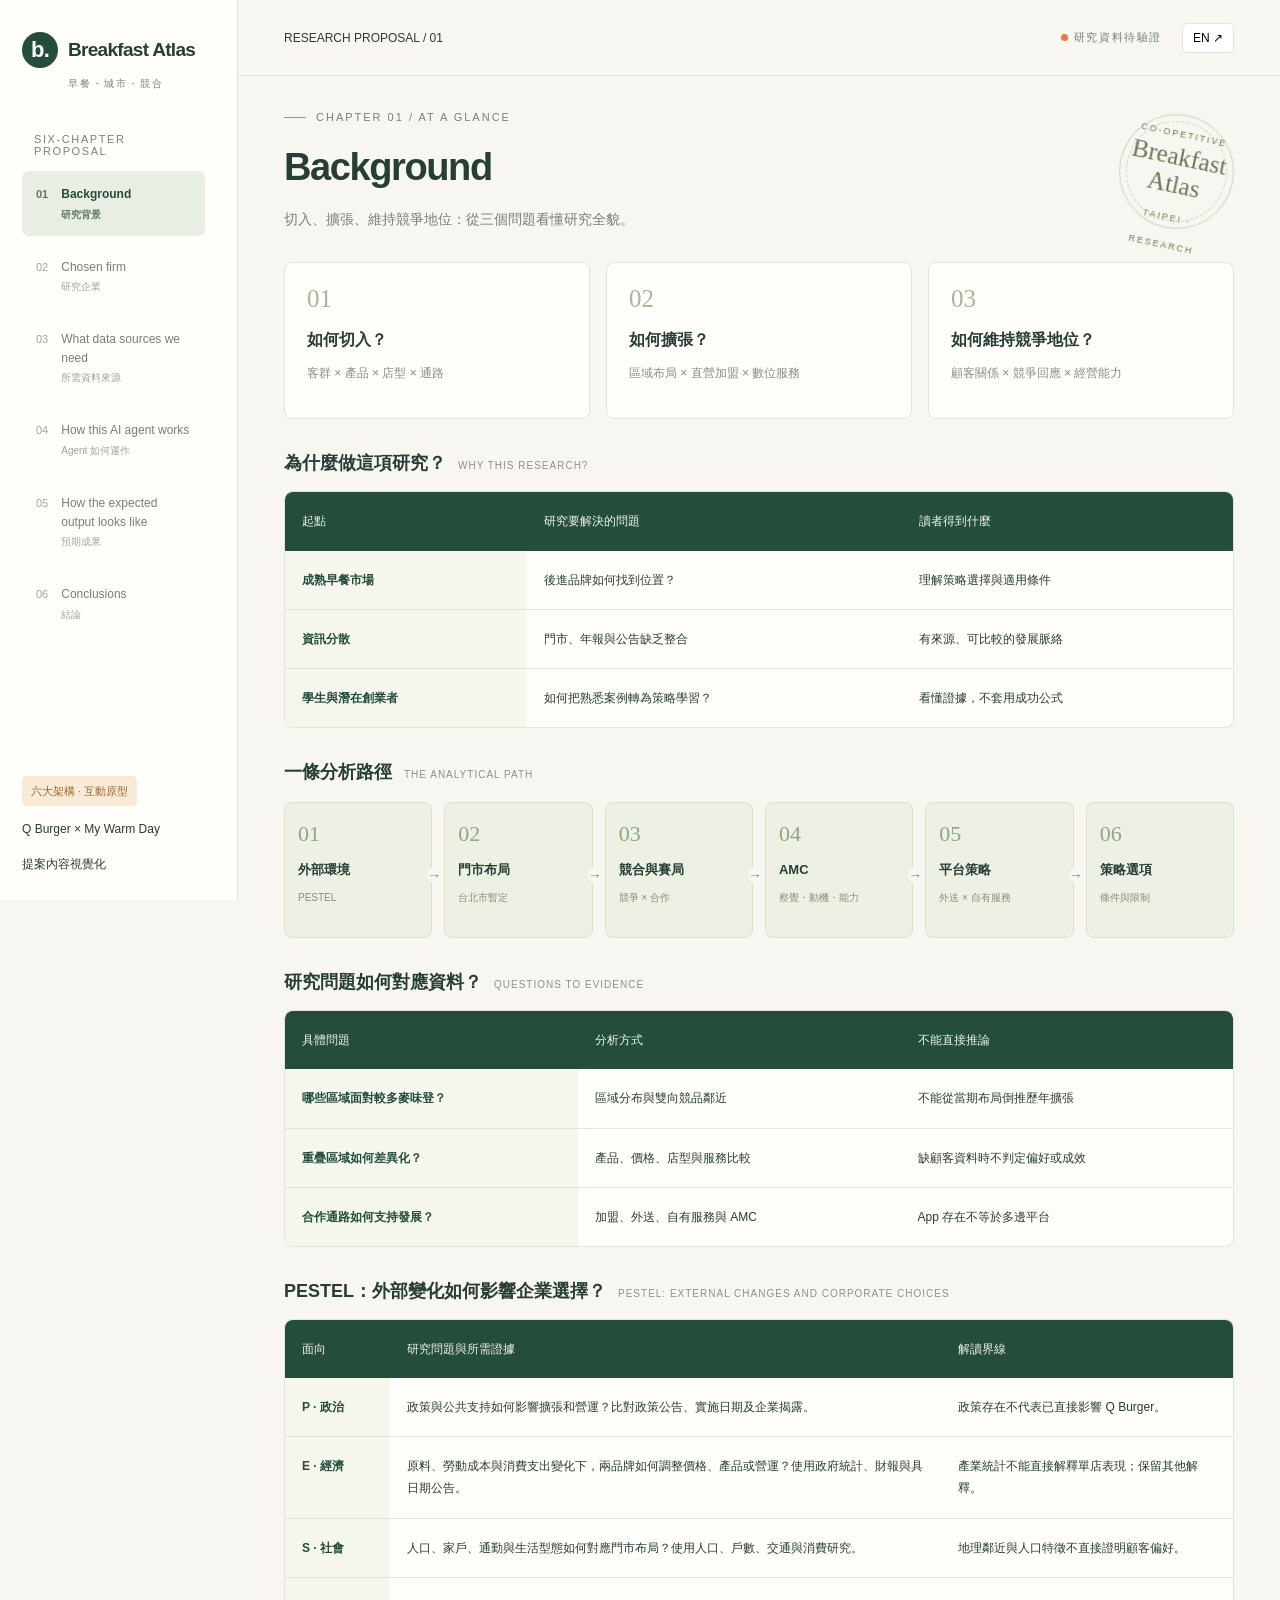
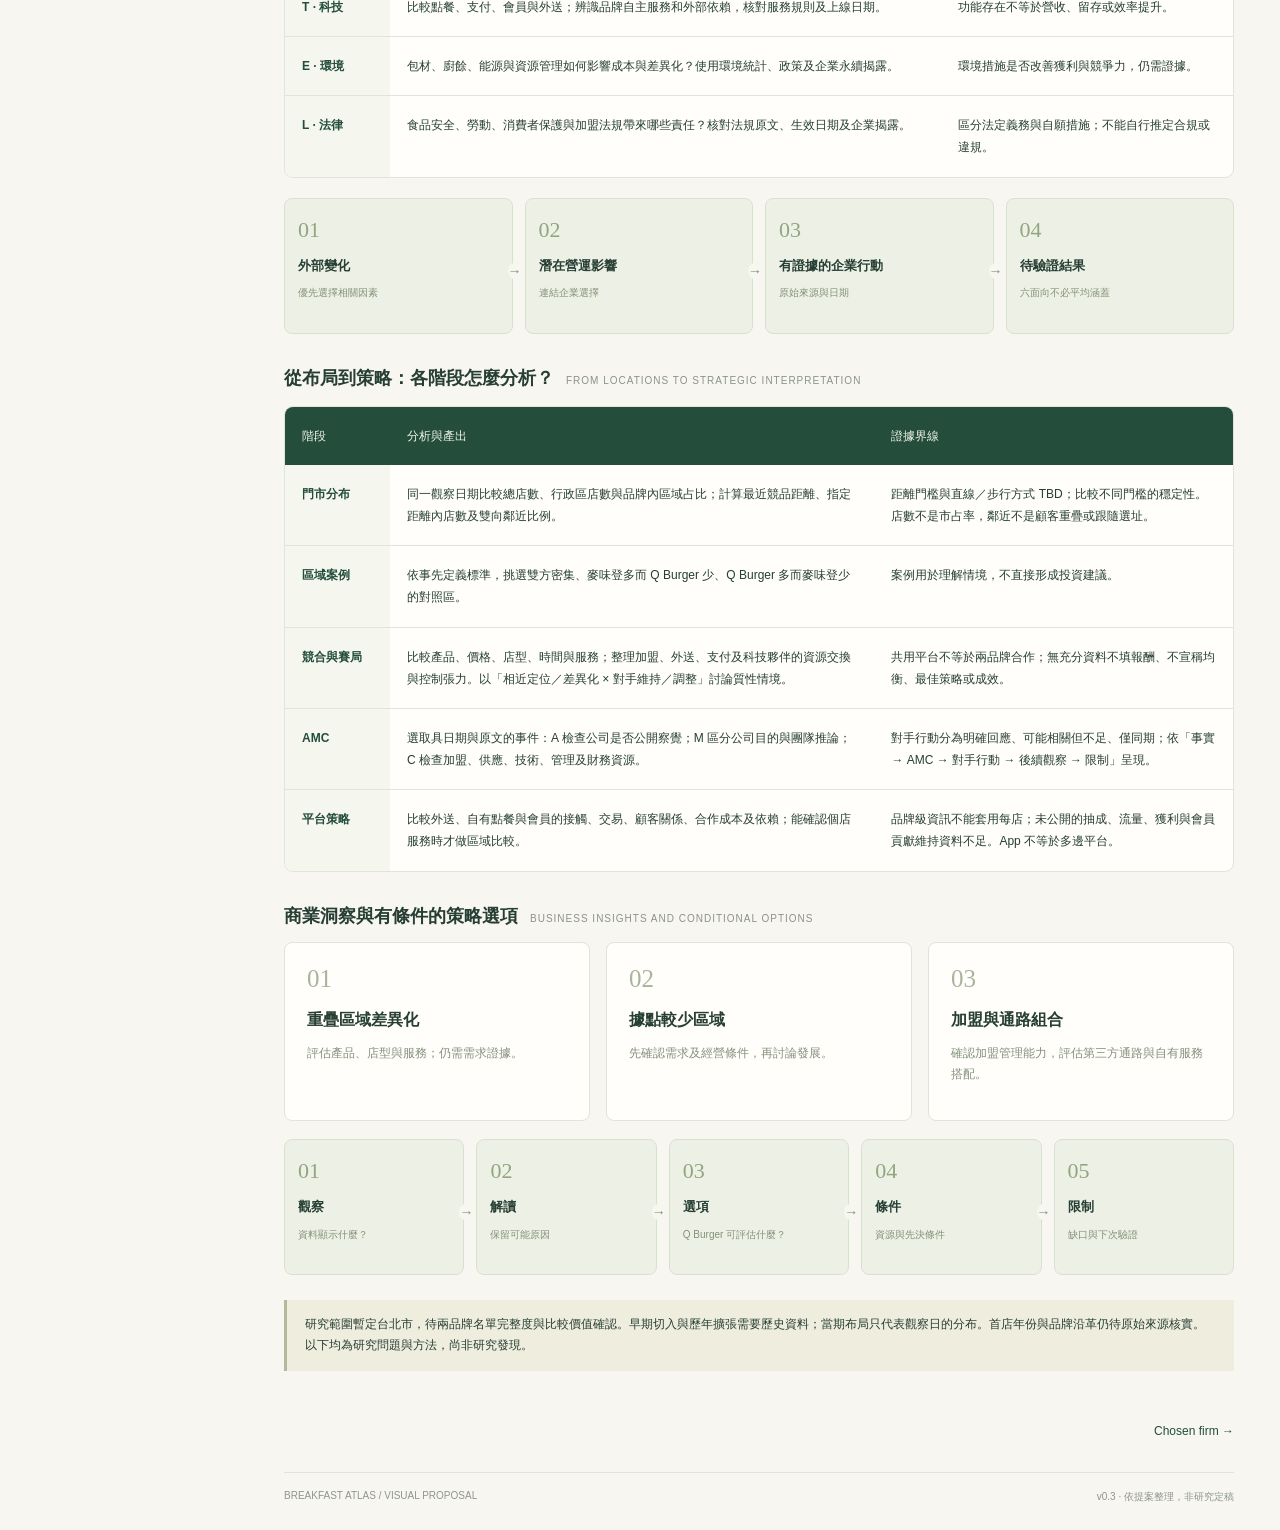
<file: index.html>
<!doctype html>
<html lang="zh-Hant">
<head>
  <meta charset="utf-8">
  <meta name="viewport" content="width=device-width, initial-scale=1">
  <title>Breakfast Atlas</title>
  <script>
    const target = new URL(
      "./Breakfast-Atlas-GitHub/",
      window.location.href
    );
    target.search = window.location.search;
    target.hash = window.location.hash;
    window.location.replace(target.href);
  </script>
</head>
<body>
  <p>
    <a href="./Breakfast-Atlas-GitHub/">
      點此開啟 Breakfast Atlas
    </a>
  </p>
</body>
</html>
</file>
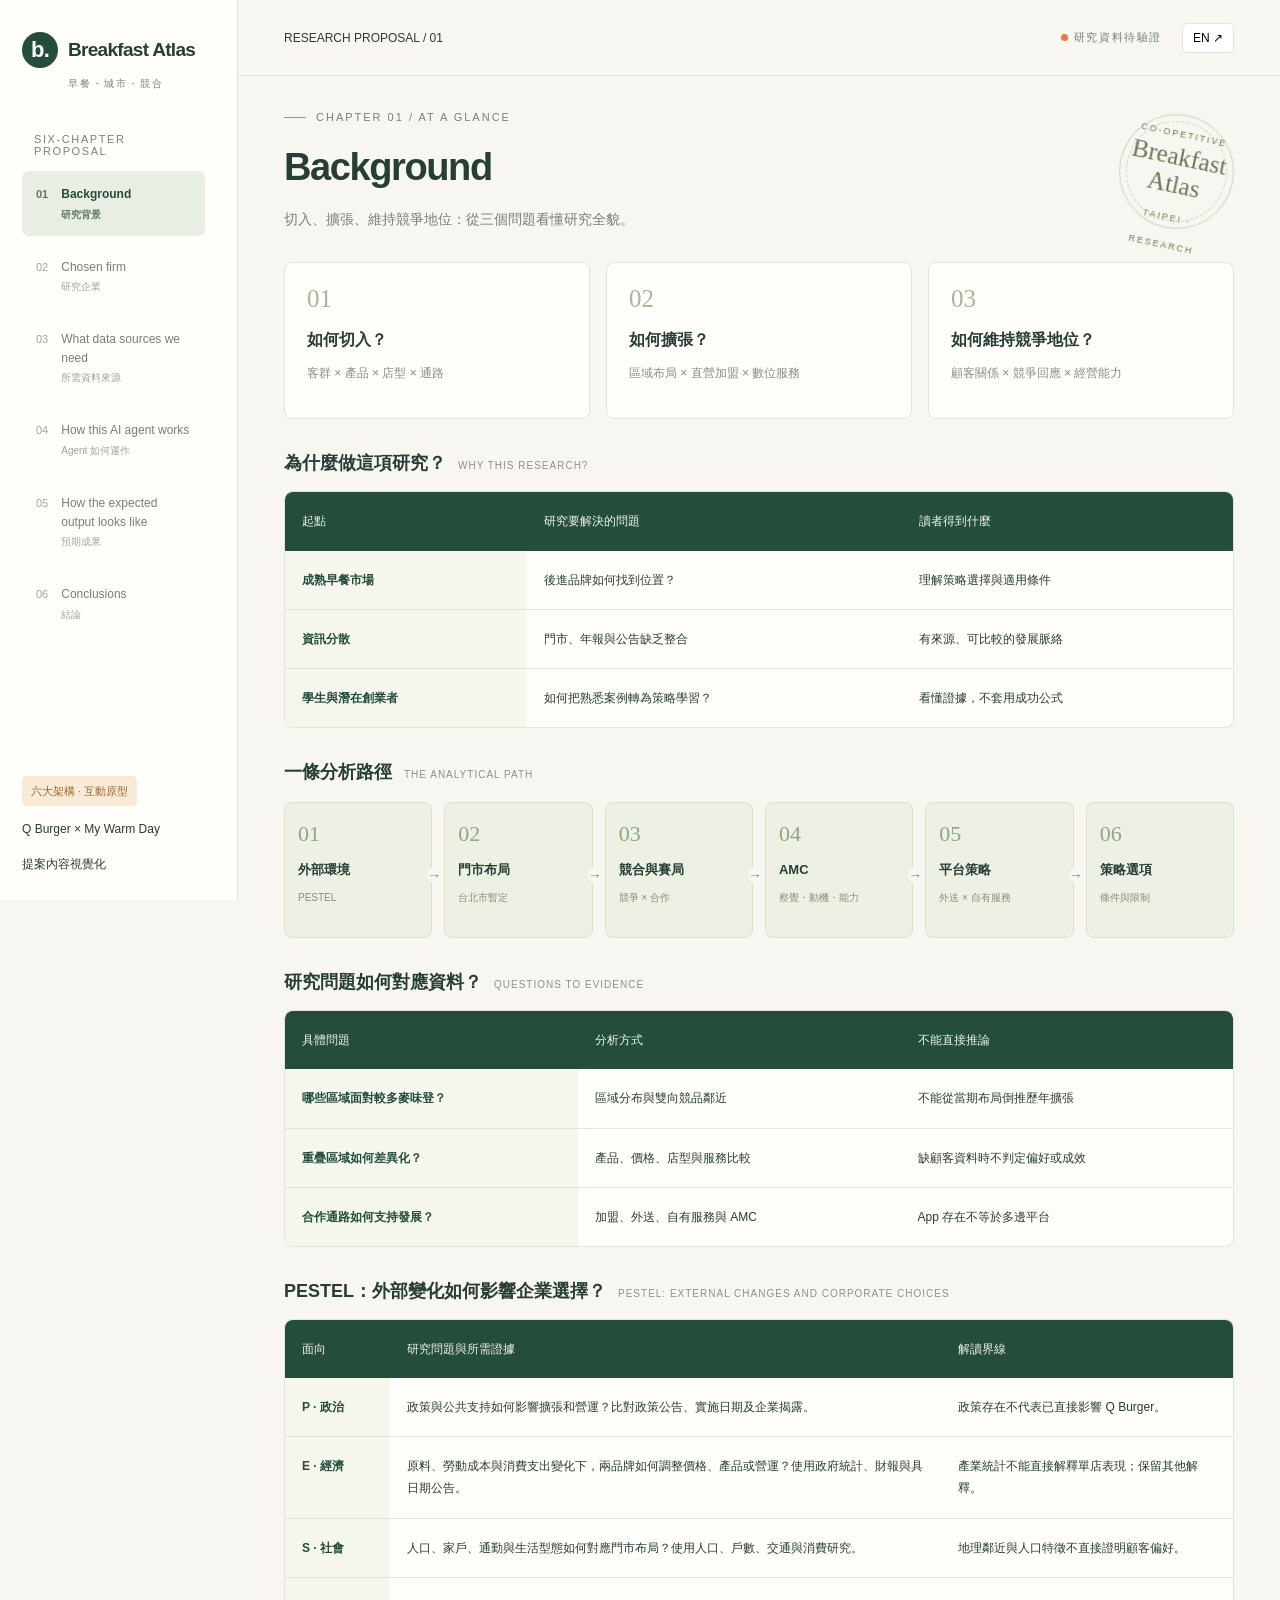
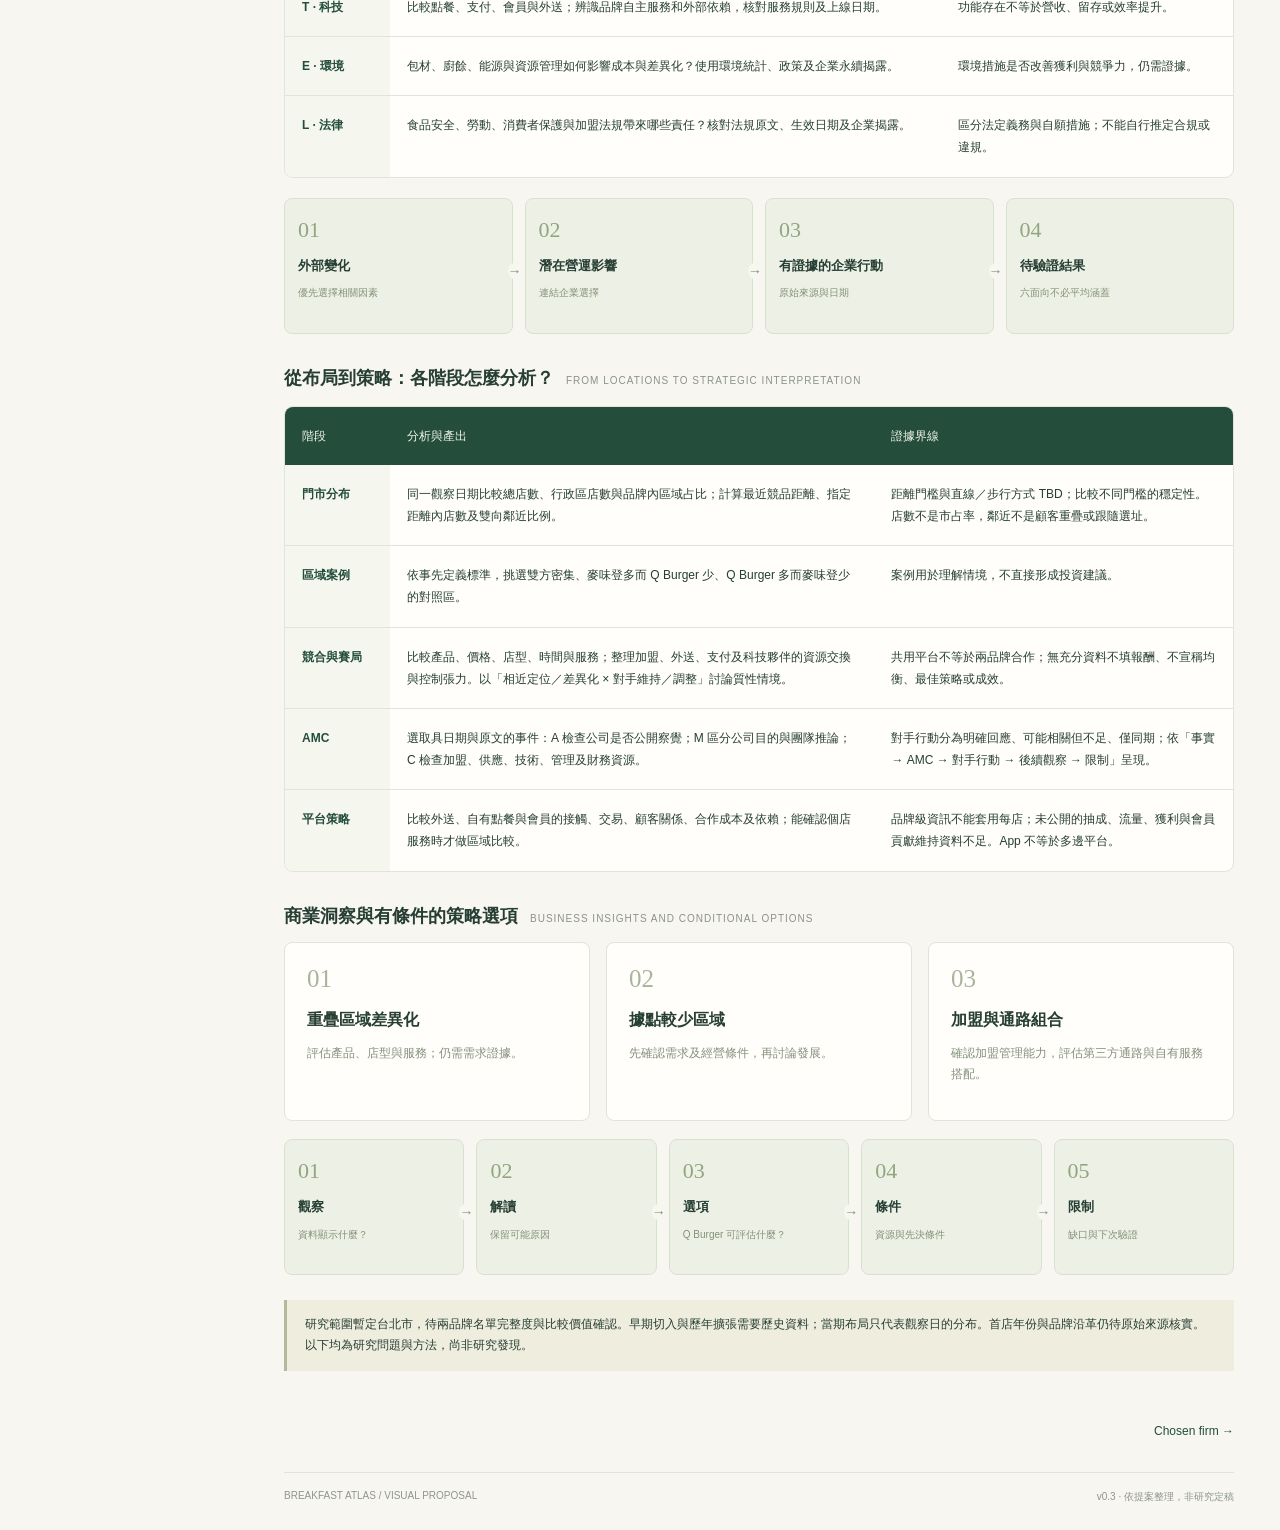
<file: Breakfast-Atlas-GitHub/index.html>
<!doctype html>
<html lang="zh-Hant"><head><meta charset="utf-8"><meta name="viewport" content="width=device-width,initial-scale=1"><title>Breakfast Atlas｜早餐競合研究</title><link rel="stylesheet" href="style.css"></head><body><div id="app"></div><script src="app.js"></script></body></html>
</file>
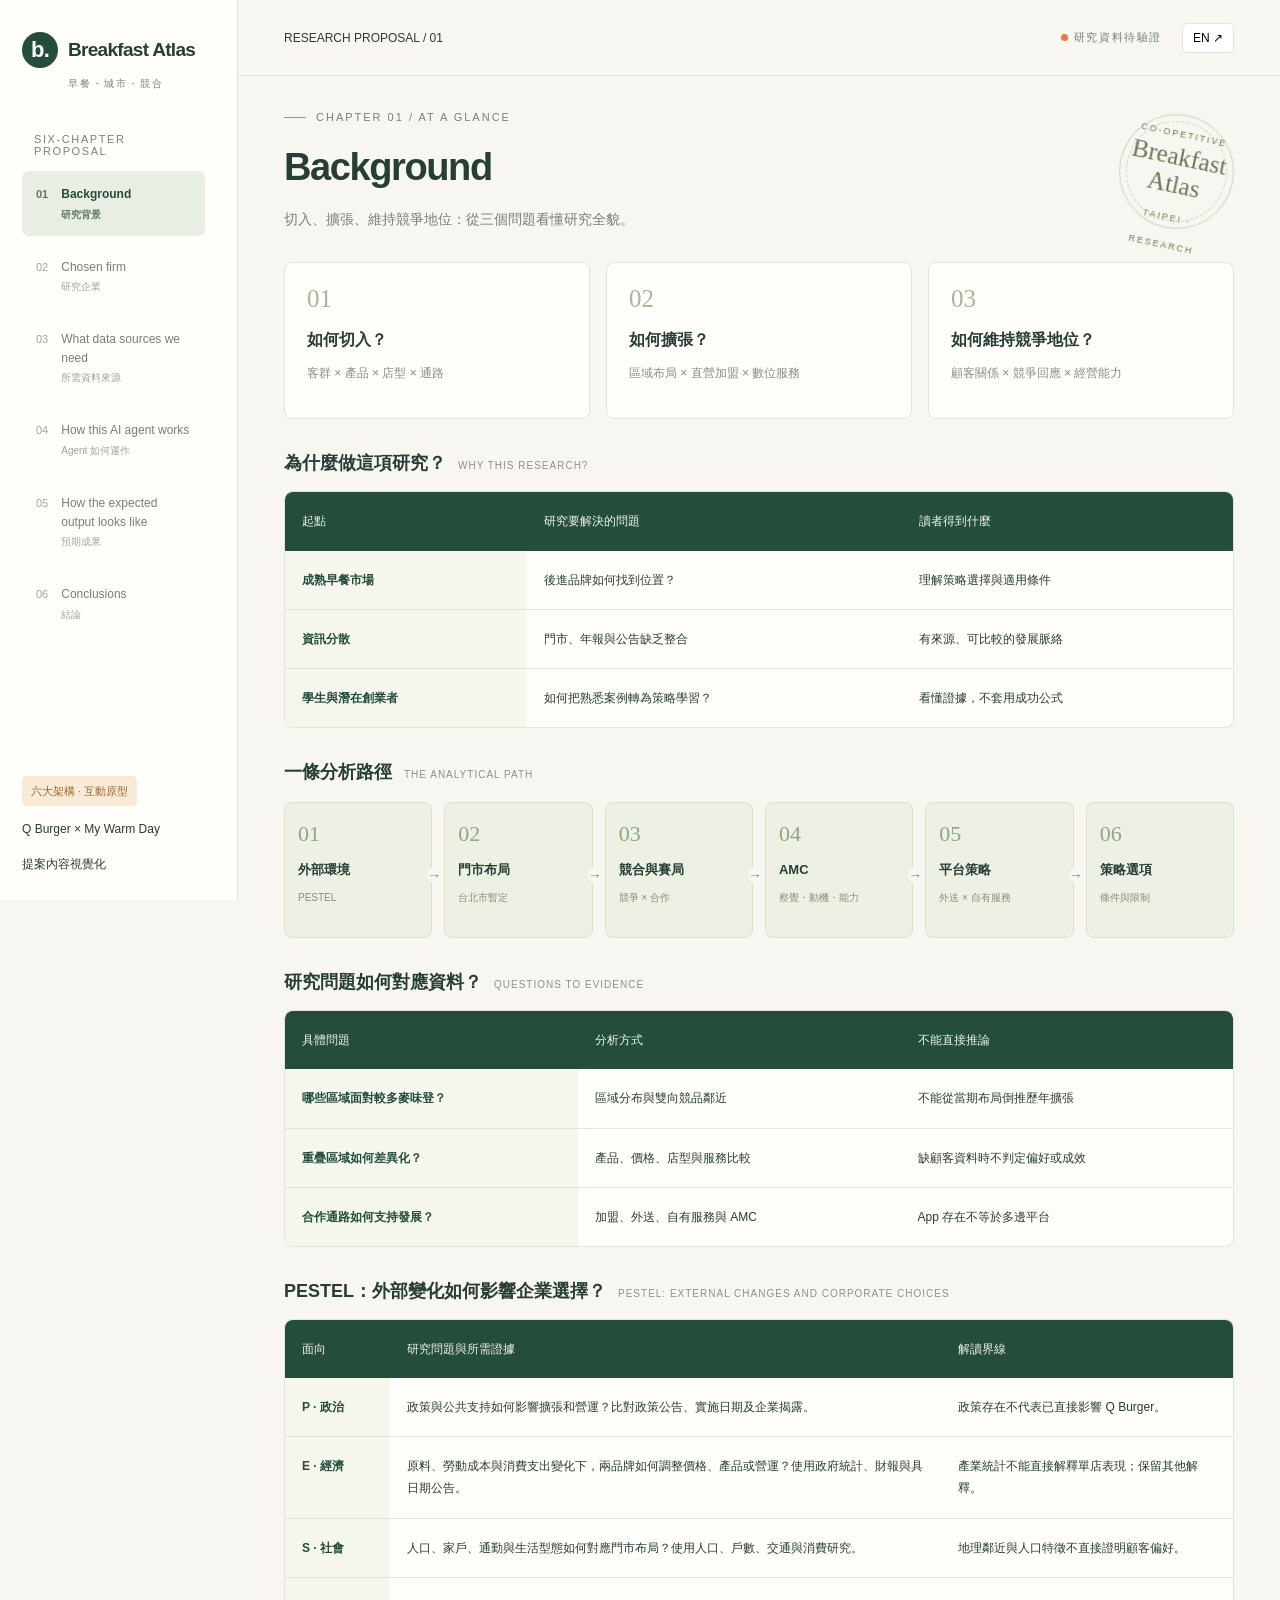
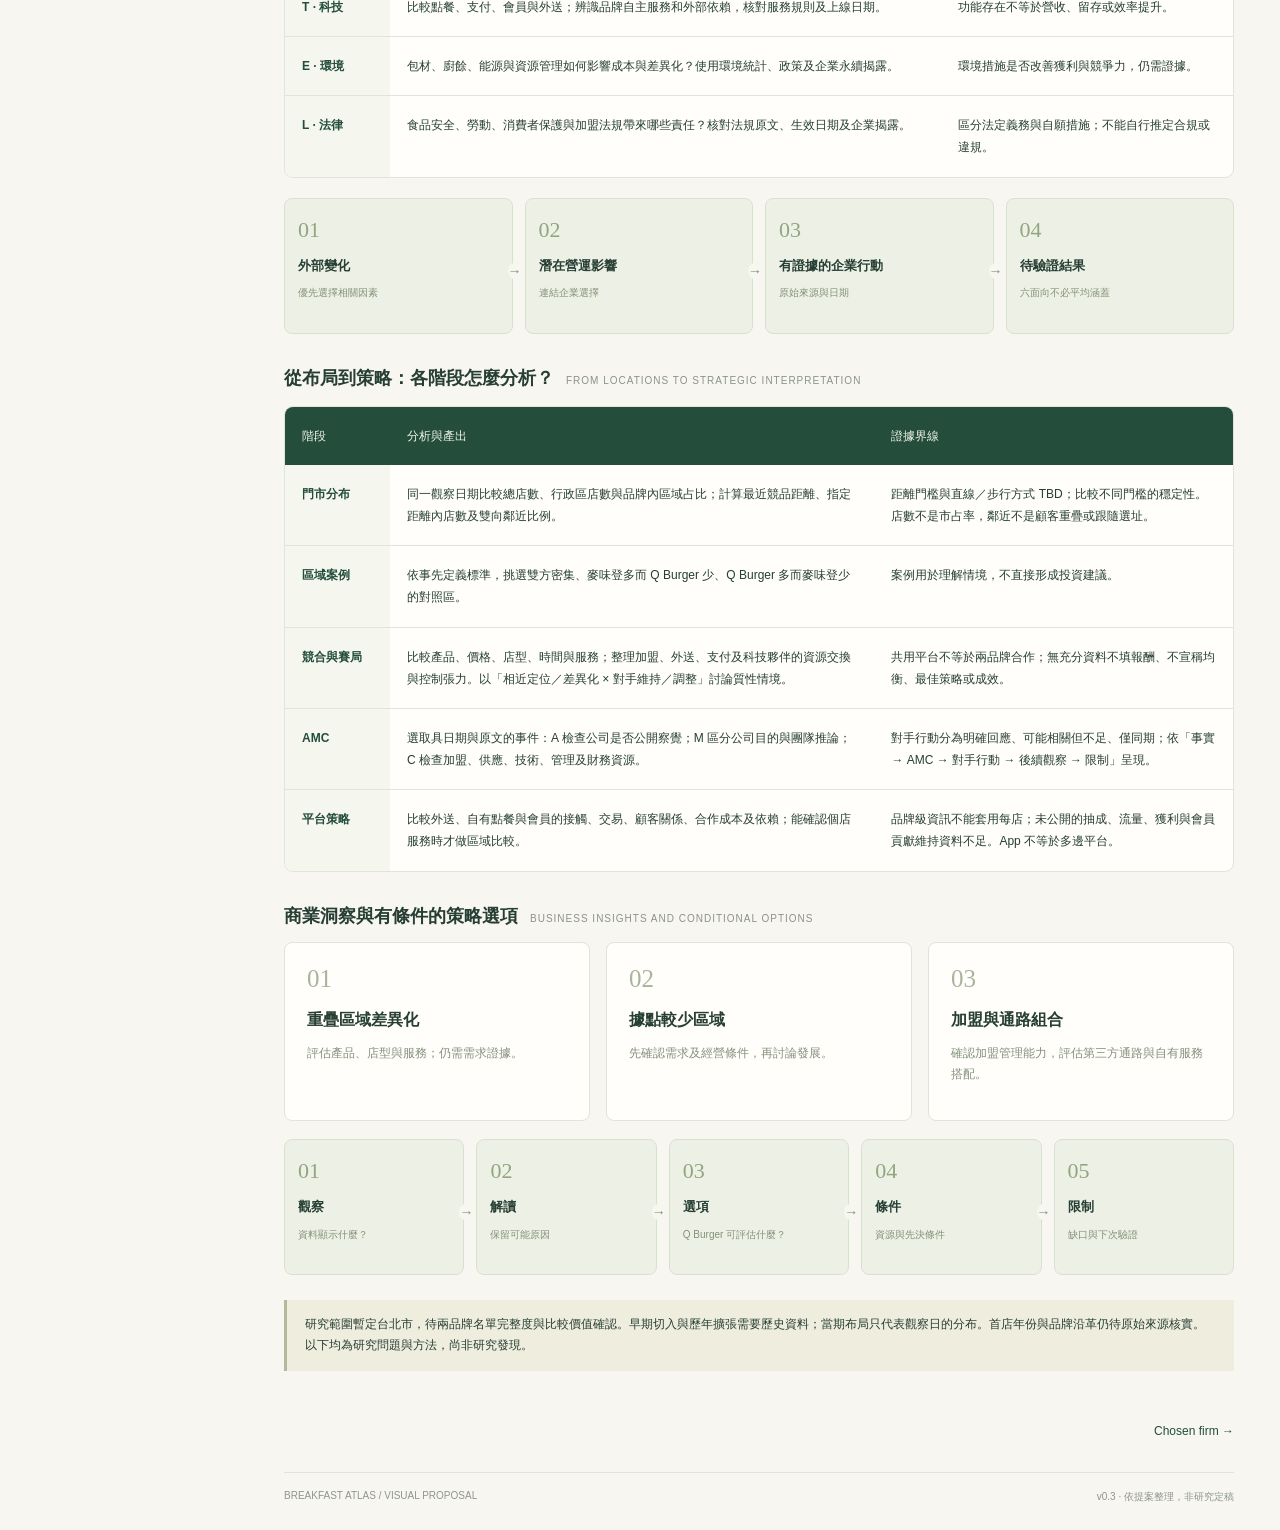
<file: Breakfast-Atlas-GitHub/Breakfast Atlas.html>
<!doctype html>
<html lang="zh-Hant"><head><meta charset="utf-8"><meta name="viewport" content="width=device-width,initial-scale=1"><title>Breakfast Atlas｜早餐競合研究</title><style>:root{--ink:#263e34;--green:#244d3b;--orange:#e97841;--paper:#f7f6f0;--line:#e1e4da;--muted:#788278}*{box-sizing:border-box}body{margin:0;background:var(--paper);color:var(--ink);font-family:Arial,'Microsoft JhengHei',sans-serif;font-size:14px}button,select{font:inherit}button,a,select{touch-action:manipulation}button{cursor:pointer}button:focus-visible,a:focus-visible,select:focus-visible{outline:3px solid var(--orange);outline-offset:4px}a{color:inherit;text-decoration:none}.shell{display:grid;grid-template-columns:238px 1fr;min-height:100vh}aside{padding:32px 22px;background:#fffefa;border-right:1px solid var(--line);position:sticky;top:0;height:100vh;display:flex;flex-direction:column}.logo{display:flex;gap:10px;align-items:center;font-weight:800;font-size:19px;letter-spacing:-.7px}.mark{display:grid;place-items:center;background:var(--green);color:#fff;border-radius:50%;width:36px;height:36px;font-size:22px}.small{font-size:11px;letter-spacing:1.6px;color:var(--muted)}.logo-sub{margin:9px 0 42px 46px;font-size:10px;letter-spacing:2px;color:#7a857b}.navlabel{margin:0 12px 14px}nav{display:grid;gap:8px}.nav{border:0;background:none;text-align:left;border-radius:7px;padding:14px;color:#768175;display:flex;gap:13px;align-items:center}.nav.active{background:#e8eee4;color:var(--green);font-weight:bold}.nav .num{font-size:11px;opacity:.7}.aside-bottom{margin-top:auto;font-size:12px;line-height:1.9}.badge{display:inline-block;padding:5px 9px;border-radius:5px;background:#f8ead7;color:#9d682e;font-size:11px}.dot{display:inline-block;width:7px;height:7px;background:var(--orange);border-radius:50%;margin-right:6px}.main{min-width:0}.top{height:76px;display:flex;justify-content:space-between;align-items:center;padding:0 46px;border-bottom:1px solid var(--line);font-size:12px}.top-actions{display:flex;align-items:center;gap:20px}.language{background:#fff;border:1px solid var(--line);padding:7px 10px;border-radius:5px}.content{max-width:1450px;margin:auto;padding:35px 46px 26px}.eyebrow{font-size:11px;letter-spacing:2px;color:#738473;display:flex;align-items:center;gap:10px}.eyebrow:before{content:'';width:22px;height:1px;background:var(--orange)}h1{font-size:38px;line-height:1.4;letter-spacing:-1.4px;margin:18px 0 12px}h1 em{font-style:normal;color:var(--orange)}.intro{line-height:1.9;color:#778176;max-width:660px;margin:0}.hero{display:flex;justify-content:space-between;gap:25px;align-items:center;margin-bottom:29px}.seal{width:115px;height:115px;flex-shrink:0;border:1px solid #c9d1c0;border-radius:50%;display:grid;place-items:center;text-align:center;transform:rotate(12deg);font-family:Georgia,serif;font-size:25px;color:#667857;outline:1px dashed #c9d1c0;outline-offset:-8px}.seal small{font:9px Arial;letter-spacing:2px}.metrics{display:grid;grid-template-columns:repeat(4,1fr);gap:15px;margin:25px 0}.metric{padding:19px 22px;border:1px solid var(--line);border-radius:9px;background:#fffefa;position:relative}.metric:after{content:'↗';position:absolute;right:20px;top:20px;color:#a8b29e}.metric label{font-size:12px;color:#71806f}.metric strong{display:block;font-size:30px;font-family:Georgia,serif;margin:13px 0 8px;font-weight:normal}.metric span{font-size:11px;color:#899083}.section-title{display:flex;justify-content:space-between;align-items:center;margin:27px 0 14px;gap:15px}h2{font-size:18px;margin:0;font-weight:600}h2 small{font-size:10px;font-weight:normal;margin-left:12px;color:#8b9387;letter-spacing:1px}.tag{font-size:10px;color:#7a8573;padding:5px 8px;border:1px solid #d7dfce;border-radius:4px}.map-grid{display:grid;grid-template-columns:minmax(0,1fr) 255px;gap:17px}.map-card,.panel{border:1px solid var(--line);border-radius:9px;background:#fffefa;overflow:hidden}.mapbar{padding:13px 17px;border-bottom:1px solid var(--line);display:flex;gap:12px;justify-content:space-between;align-items:center}.mapbar select{max-width:125px;border:1px solid var(--line);background:white;border-radius:5px;padding:6px;color:var(--ink)}.legend{display:flex;gap:12px;font-size:11px}.legend label{display:flex;gap:4px;align-items:center}.map{height:320px;position:relative;background:#eaf0e4;overflow:hidden}.map svg{width:100%;height:100%}.mapnote{position:absolute;left:15px;bottom:13px;background:#fffefae8;padding:7px 10px;font-size:10px;border-radius:4px;color:#74806d}.map .pin{position:absolute;border:3px solid white;border-radius:50%;width:17px;height:17px;background:var(--orange);box-shadow:0 2px 6px #344a3933;transform:translate(-50%,-50%)}.map .pin.other{background:var(--green)}.pin:hover{scale:1.3}.map-foot{padding:12px 17px;color:#8b9285;font-size:10px;line-height:1.6}.detail{padding:22px}.detail .mini{font-size:10px;color:#8c9784;letter-spacing:1px}.detail h3{font-size:19px;margin:13px 0}.detail p{font-size:12px;line-height:1.9;color:#828a7b}.detail hr{border:0;border-top:1px solid var(--line);margin:21px 0}.detail .row{display:flex;justify-content:space-between;margin:13px 0;font-size:11px}.textbtn{background:none;border:0;padding:0;color:var(--green);font-size:12px}.cards{display:grid;grid-template-columns:repeat(3,1fr);gap:16px}.study{padding:22px;border:1px solid var(--line);border-radius:8px;background:#fffefa;transition:.2s;text-align:left;color:inherit}.study:hover{border-color:#a8b69e;transform:translateY(-3px)}.study .index{font:25px Georgia,serif;color:#a9b49d}.study h3{font-size:16px;margin:17px 0 9px}.study p{font-size:12px;line-height:1.8;color:#85907e}.study footer{font-size:11px;margin-top:19px;color:#5e775d}.bottom{display:flex;justify-content:space-between;margin-top:31px;border-top:1px solid var(--line);padding-top:17px;font-size:10px;color:#8e9787}.notice{background:#efeede;border-left:3px solid #b7b89b;padding:14px 18px;font-size:12px;line-height:1.8;margin:20px 0}.tabs{display:flex;gap:8px;flex-wrap:wrap;margin:26px 0 20px}.tab{padding:10px 17px;border:1px solid var(--line);border-radius:6px;background:#fffefa;color:#66765e}.tab.active{background:var(--green);color:white;border-color:var(--green)}.analysis{padding:30px;line-height:1.9}.analysis h3{font-size:24px;margin:8px 0 15px}.analysis p{color:#778270}.analysis ul{padding-left:21px;color:#68785f}.grid2{display:grid;grid-template-columns:1fr 1fr;gap:18px}.source{padding:23px}.source h3{margin-top:0;font-size:16px}.source p{font-size:12px;line-height:1.8;color:#7c8775}.timeline{border-left:1px solid #c9d3bf;margin:30px 12px;padding-left:30px;display:grid;gap:20px}.event{position:relative}.event:before{content:'';position:absolute;left:-37px;top:24px;width:12px;height:12px;background:#91a17e;border:2px solid var(--paper);border-radius:50%}.event button{width:100%}.event strong{display:block;margin:12px 0}.event p{margin:0;color:#819075;font-size:12px;line-height:1.8}.hidden{display:none}.workflow{display:grid;grid-template-columns:repeat(3,1fr);gap:16px;margin-top:28px}.bar-empty{height:12px;background:repeating-linear-gradient(135deg,#e9eddf,#e9eddf 5px,#f5f6ef 5px,#f5f6ef 10px);border-radius:4px;margin:16px 0}.comparison{padding:25px}.comparison h3{margin-top:0}.comparison .row{display:flex;justify-content:space-between;margin-top:24px;font-size:12px}.video{padding:35px;background:var(--green);color:#f4f3e9;border-radius:8px;margin-top:25px;display:flex;align-items:center;gap:25px}.video .play{font-size:28px;border:1px solid #91a38b;border-radius:50%;width:65px;height:65px;display:grid;place-items:center;flex-shrink:0}.video p{color:#b9c9b3;font-size:12px;line-height:1.8} @media(min-width:1600px){.content{padding-top:50px}.map{height:390px}h1{font-size:46px}}@media(max-width:1000px){.shell{grid-template-columns:185px 1fr}aside{padding:25px 13px}.logo{font-size:15px}.content{padding:28px 24px}.top{padding:0 24px}.map-grid{grid-template-columns:1fr 220px}.seal{display:none}.metrics{grid-template-columns:1fr 1fr}.cards{gap:10px}.study{padding:16px}}@media(max-width:700px){.shell{display:block}aside{position:relative;height:auto;padding:15px;border-right:0;border-bottom:1px solid var(--line)}.logo-sub,.navlabel,.aside-bottom{display:none}nav{display:flex;overflow:auto;gap:3px;margin-top:14px}.nav{white-space:nowrap;padding:9px;font-size:12px}.nav .num{display:none}.top{height:52px;padding:0 18px}.top-actions{gap:8px}.top .small{display:none}.content{padding:25px 18px}h1{font-size:30px}.map-grid,.cards,.grid2,.workflow{grid-template-columns:1fr}.map{height:320px}.detail{padding:18px}.detail hr{margin:12px 0}.hero{margin-bottom:10px}.bottom{line-height:1.8;gap:20px}.section-title{align-items:flex-start}.section-title h2 small{display:block;margin:8px 0}.metrics{gap:10px}.metric{padding:15px}.metric strong{font-size:25px}.video{padding:22px}}
:root{scroll-behavior:smooth}.nav-copy{min-width:0}.nav-copy b{display:block;font-weight:500;font-size:12px;line-height:1.55}.nav-copy small{display:block;font-size:10px;margin-top:4px;opacity:.7}.nav.active .nav-copy b{font-weight:700}.nav{align-items:flex-start}.nav .num{padding-top:3px;flex-shrink:0}.chapter-body{display:grid;gap:10px}.chapter-section{border:1px solid var(--line);background:#fffefa;border-radius:8px;overflow:hidden}.chapter-section summary{cursor:pointer;list-style:none;padding:19px 22px;display:flex;align-items:center;justify-content:space-between;gap:20px;font-size:14px;font-weight:600;line-height:1.7}.chapter-section summary::-webkit-details-marker{display:none}.chapter-section summary span{font-size:17px;font-weight:400;color:#8f9e83;flex-shrink:0}.chapter-section[open] summary{border-bottom:1px solid var(--line);background:#f0f3e8}.chapter-section[open] summary span{transform:rotate(45deg)}.prose{padding:12px 26px 22px;color:#62725b;font-size:14px;line-height:1.95;overflow-wrap:anywhere}.prose h4{font-size:15px;color:var(--ink);margin:24px 0 10px}.prose p{margin:14px 0}.prose li{padding:3px 0}.prose ul,.prose ol{padding-left:24px}.prose code{background:#edf0e5;padding:2px 5px;border-radius:3px}.table-wrap{overflow:auto}table{border-collapse:collapse;min-width:620px;width:100%;font-size:12px;line-height:1.8}th,td{text-align:left;padding:14px;border:1px solid var(--line);vertical-align:top}th{background:#edf1e5;color:var(--green)}.source-caption{font-size:12px;color:#8a9580;line-height:1.8}.brand-name{font-size:30px!important;margin:20px 0 12px!important}.chapter-pagination{display:flex;justify-content:space-between;gap:20px;padding-top:30px}.chapter-pagination button{line-height:1.7;text-align:left}.content>.section-title{margin-top:32px}@media(max-width:700px){.nav{align-items:center;min-width:120px}.nav-copy b{font-size:11px;max-width:155px}.nav-copy small{font-size:10px}.nav-copy{white-space:normal}h1{overflow-wrap:anywhere;font-size:29px}.prose{padding:10px 18px 18px;font-size:13px}.chapter-section summary{padding:16px}.chapter-pagination button{font-size:11px}}
.flow{display:grid;grid-template-columns:repeat(auto-fit,minmax(125px,1fr));gap:12px;margin:18px 0 25px}.flow-node{position:relative;background:#edf1e5;border:1px solid #d9e0ce;border-radius:8px;padding:18px 13px;display:flex;flex-direction:column;min-height:136px}.flow-node:not(:last-child):after{content:'→';position:absolute;right:-10px;top:48%;z-index:1;background:var(--paper);border-radius:50%;color:#7c9270}.flow-node>span{font:22px Georgia;color:#91a580;margin-bottom:13px}.flow-node strong{font-size:13px;line-height:1.6}.flow-node small{font-size:10px;line-height:1.7;color:#849078;margin-top:8px}.visual-table{margin:16px 0 20px}.visual-table table{min-width:590px;table-layout:auto}.visual-table th,.visual-table td{padding:18px 17px;border-left:0;border-right:0;border-top:0;font-size:12px;line-height:1.85}.visual-table tbody th{background:#f5f7ee;min-width:105px;font-weight:600}.visual-table thead th{background:#244d3b;color:#eff4e9;font-weight:500;white-space:nowrap}.visual-table tr:last-child>*{border-bottom:0}.visual-table tbody tr:hover td{background:#f7f8f1}.visual-table .badge{font-size:10px;line-height:1.5}.micro-note{font-size:11px;line-height:1.9;color:#87917d;margin:10px 0 23px;padding-left:10px;border-left:2px solid #becbad}.brand-match{display:grid;grid-template-columns:1fr 90px 1fr;align-items:center}.brand-block{padding:30px;border:1px solid #d6decc;border-radius:10px;background:#eaf0e1}.brand-block>span{letter-spacing:1.5px;font-size:10px;color:#7b8a70}.brand-block h2{font:38px Georgia,'Microsoft JhengHei',sans-serif;margin:24px 0 15px}.brand-block p{font-size:13px;color:#6c7e60;line-height:1.8}.brand-block>b{font:23px Georgia;color:#718269}.brand-block.secondary{background:#fff6e8;border-color:#e8deca}.versus{text-align:center;font:25px Georgia;color:#a2ad96}.versus span{display:block;font:9px Arial;letter-spacing:1px;margin-top:10px}.limit-grid{display:grid;grid-template-columns:1fr 1fr;gap:13px}.limit-grid>div{display:flex;align-items:center;justify-content:space-between;gap:15px;padding:22px;background:#fffefa;border:1px solid var(--line);border-radius:8px}.limit-grid strong{font-size:12px;line-height:1.8;font-weight:500}.limit-grid span{font:30px Georgia;color:var(--orange)}@media(max-width:700px){.flow{grid-template-columns:repeat(2,1fr)}.flow-node:nth-child(even):after{display:none}.brand-match{grid-template-columns:1fr;gap:12px}.brand-block{padding:22px}.versus{font-size:20px}.versus span{display:inline;margin-left:10px}.limit-grid{grid-template-columns:1fr}.visual-table th,.visual-table td{padding:14px}.flow-node{min-height:125px}}
/* Keep every chapter reachable on short windows and at increased zoom. */
@media(min-width:701px){
 aside{height:100vh;height:100dvh;min-height:0;overflow-y:auto;overflow-x:hidden;overscroll-behavior-y:contain;scrollbar-gutter:stable;scrollbar-width:thin;scrollbar-color:#a6b69b #f2f4ec;padding-bottom:24px}
 aside>*{flex-shrink:0}
 aside nav{flex-shrink:0;padding-bottom:8px}
 aside .aside-bottom{padding-top:24px}
 aside::-webkit-scrollbar{width:8px}
 aside::-webkit-scrollbar-track{background:#f2f4ec}
 aside::-webkit-scrollbar-thumb{background:#a6b69b;border:2px solid #f2f4ec;border-radius:6px}
}
</style></head><body><div id="app"></div><script>const state={page:location.hash.slice(1)||'background',output:'map',en:false,framework:0,district:'all',q:true,m:true,selected:null};
const t=(zh,en)=>state.en?en:zh;
const pages=['background','firm','sources','agent','output','conclusions'];
const navNames=[['研究背景','Background'],['研究企業','Chosen firm'],['所需資料來源','What data sources we need'],['Agent 如何運作','How this AI agent works'],['預期成果','How the expected output looks like'],['結論','Conclusions']];
const districts=[['all','全部區域','All areas'],['大安','大安區','Da’an'],['中山','中山區','Zhongshan'],['信義','信義區','Xinyi'],['中正','中正區','Zhongzheng']];
// Deliberately synthetic display positions. These are not real stores or geographic coordinates.
const pins=[['q',43,59,'大安'],['m',47,53,'大安'],['q',55,67,'大安'],['m',61,64,'大安'],['q',46,28,'中山'],['m',53,33,'中山'],['m',58,24,'中山'],['q',74,47,'信義'],['m',68,53,'信義'],['q',30,66,'中正'],['m',34,56,'中正'],['m',26,74,'中正']];
function go(page){state.page=pages.includes(page)?page:'background';location.hash=state.page;render();window.scrollTo(0,0)}
function head(k,title,desc){return `<div class="hero"><div><div class="eyebrow">${k}</div><h1>${title}</h1><p class="intro">${desc}</p></div><div class="seal"><div><small>CO-OPETITIVE</small><br>Breakfast<br>Atlas<br><small>TAIPEI · RESEARCH</small></div></div></div>`}
function section(title,en,right=''){return `<div class="section-title"><h2>${title}<small>${en}</small></h2>${right}</div>`}

function overview(){return head('A CLOSER LOOK AT EVERYDAY COMPETITION',t('一份早餐，<em>一場競合。</em>','Every breakfast.<br><em>A strategic choice.</em>'),t('從城市裡的每一家門市出發，探索 Q Burger 如何在成熟早餐市場切入、擴張，並維持競爭地位。','Explore how Q Burger enters, expands, and sustains its position in an established breakfast market, one neighborhood at a time.'))+`<div class="metrics">${[[t('焦點品牌','Focal brand'),'Q Burger',t('饗樂餐飲實業 · 名稱關係待核實','Company relationship to be verified')],[t('主要比較對象','Main comparator'),t('麥味登','My Warm Day'),t('品牌與公司資料分開處理','Separate brand and company data')],[t('空間研究範圍','Spatial scope'),t('台北市','Taipei'),t('暫定 · 待確認名單完整度','Tentative · coverage to be checked')],[t('研究資料狀態','Evidence status'),'TBD',t('尚未匯入已驗證研究資料','Verified research data not yet imported')]].map(x=>`<div class="metric"><label>${x[0]}</label><strong>${x[1]}</strong><span>${x[2]}</span></div>`).join('')}</div>`+section(t('走進品牌的競爭現場','Explore the competitive landscape'),'SPATIAL EXPLORER',`<button class="textbtn" data-go="map">${t('開啟完整探索','Explore atlas')} ↗</button>`)+mapBlock()+section(t('三個問題，讀懂策略選擇','Three questions behind strategy'),'THE RESEARCH QUESTIONS')+`<div class="cards">${[[t('如何切入？','How to enter?'),t('在既有品牌已布局的市場，客群、產品與店型如何找到新的位置？','How can customer focus, products, and formats create a position in an established market?')],[t('如何擴張？','How to expand?'),t('門市布局、加盟網絡與數位通路，如何支持品牌持續發展？','How can location choices, franchise networks, and digital channels support expansion?')],[t('如何維持競爭地位？','How to sustain?'),t('面對競爭，品牌如何經營顧客關係，並建立持續經營的能力？','How can brands maintain customer relationships and operating capabilities under competition?')]].map((x,i)=>`<button class="study" data-framework="${i}"><span class="index">0${i+1} <span style="float:right;font:16px Arial">↗</span></span><h3>${x[0]}</h3><p>${x[1]}</p><footer>${t('探索策略框架','Explore strategic frameworks')} →</footer></button>`).join('')}</div>`}
function mapBlock(){const selected=state.selected===null?null:pins[state.selected];return `<div class="map-grid"><div class="map-card"><div class="mapbar"><div class="legend"><label><input id="q-toggle" type="checkbox" ${state.q?'checked':''}><span class="dot"></span>Q Burger</label><label><input id="m-toggle" type="checkbox" ${state.m?'checked':''}><span class="dot" style="background:var(--green)"></span>${t('麥味登','MWD')}</label></div><select id="district" aria-label="${t('行政區篩選','Filter district')}">${districts.map(d=>`<option value="${d[0]}" ${state.district===d[0]?'selected':''}>${t(d[1],d[2])}</option>`).join('')}</select></div><div class="map"><svg viewBox="0 0 800 360" preserveAspectRatio="none" aria-label="${t('台北布局概念示意，非真實地圖','Conceptual spatial illustration, not a real map')}" role="img"><defs><pattern id="streets" width="47" height="41" patternTransform="rotate(-12)" patternUnits="userSpaceOnUse"><path d="M 0 0 L 47 0 M 0 0 L 0 41" fill="none" stroke="#fffdf6" stroke-width="6"/></pattern></defs><rect width="800" height="360" fill="#e9eedf"/><path d="M0 300L165 280 260 320 333 300 383 210 440 185 430 100 495 0" fill="none" stroke="#b9d7d0" stroke-width="29"/><path d="M90 0L130 100 80 175 0 160M640 0L700 100 800 113M730 360L680 300 800 260" fill="#d6e0c9"/><path d="M180 12L600 15 733 134 677 288 510 350 265 338 196 226 259 139Z" fill="url(#streets)"/><path d="M180 200L720 100M260 0L550 360M210 290L730 210" stroke="#d3c9ac" stroke-width="3" fill="none" stroke-dasharray="6 4"/><g fill="#7f8e75" font-size="13" font-family="sans-serif"><text x="370" y="70">${t('中山區','Zhongshan')}</text><text x="460" y="237">${t('大安區','Da’an')}</text><text x="610" y="137">${t('信義區','Xinyi')}</text><text x="175" y="240">${t('中正區','Zhongzheng')}</text><text x="600" y="320" font-size="10">CONCEPT MAP · NOT TO SCALE</text></g></svg>${pins.map((p,i)=>(state[p[0]]&&(state.district==='all'||p[3]===state.district))?`<button class="pin ${p[0]==='m'?'other':''}" style="left:${p[1]}%;top:${p[2]}%" data-pin="${i}" aria-label="${p[0]==='q'?'Q Burger':'My Warm Day'} ${t('虛構示意點','synthetic point')} ${i+1}"></button>`:'').join('')}<div class="mapnote">${t('● 示意點位 · 非真實門市與距離','● Synthetic points · not real stores or distances')}</div></div><div class="map-foot">${t('地圖僅供介面操作預覽。空間鄰近不直接代表顧客重疊、競爭強度或適合開店。','Interface preview only. Proximity does not establish customer overlap, competitive intensity, or site suitability.')}</div></div><div class="panel detail"><div class="mini">${selected?'DEMO POINT DETAILS':'READING THE LANDSCAPE'}</div><h3>${selected?`${selected[0]==='q'?'Q Burger':t('麥味登','My Warm Day')} · ${t('示意點','Demo')}`:t('競爭，從哪裡開始？','Where does competition begin?')}</h3><p>${selected?t('這是用於測試點擊互動的虛構點位，不代表真實門市。正式版將顯示名稱、地址與可追溯來源。','This synthetic point demonstrates interaction. Verified store names, addresses and traceable sources will be shown in the final version.'):t('切換品牌、選擇行政區，或點擊示意點位，探索未來如何閱讀品牌布局。','Toggle brands, select an area, or click a synthetic point to explore the atlas interface.')}</p><hr><div class="row"><span>${t('資料觀察日期','Observation date')}</span><b>TBD</b></div><div class="row"><span>${t('資料來源','Data source')}</span><b>${t('尚未匯入','Not imported')}</b></div><div class="row"><span>${t('距離計算方式','Distance method')}</span><b>TBD</b></div><hr><button class="textbtn" data-go="sources">${t('閱讀資料與方法','Read sources & methods')} ↗</button></div></div>`}
function mapPage(){return head('01 / SPATIAL EXPLORER',t('看見布局，<em>理解情境。</em>','See the locations.<br><em>Understand the context.</em>'),t('同一觀察日期、相同比較口徑。從區域重心與競品鄰近程度，建立空間競爭的研究起點。','Start with comparable store lists from a common observation date, then examine regional concentration and competitor proximity.'))+mapBlock()+section(t('品牌比較指標','Brand comparison metrics'),'COMPARABLE, BEFORE COMPARISON')+`<div class="grid2">${[t('行政區門市分布','Stores by district'),t('競品鄰近比例','Competitor proximity')].map(x=>`<div class="panel comparison"><h3>${x}</h3><div class="row"><span>Q Burger</span><b>TBD</b></div><div class="bar-empty"></div><div class="row"><span>${t('麥味登','My Warm Day')}</span><b>TBD</b></div><div class="bar-empty"></div><p class="intro" style="font-size:12px">${t('待匯入經查核的門市資料後計算；不以示意點位產生研究指標。','Pending verified store data. Synthetic points are excluded from research metrics.')}</p></div>`).join('')}</div>`}
const frameworks=[['PESTEL','外部環境','External environment'],['GAME','競合與賽局','Co-opetition & games'],['AMC','行動與回應','Action & response'],['PLATFORM','平台策略','Platform strategy'],['INSIGHTS','策略選項','Strategic options']];
const analyses=[
[['外部條件如何改變品牌選擇？','How do external conditions shape brand choices?'],['以政策、經濟、生活型態、科技、環境與法律，連結企業可以觀察的經營決策。以下為研究問題，尚非分析發現。','Connect policy, economics, lifestyles, technology, environmental and legal factors to observable decisions. These are research questions, not findings.'],[['P / 政策與制度','P / Policy'],['勞動、食品安全與加盟制度，可能影響哪些成本與管理責任？','How might labor, food safety and franchise rules affect costs and management responsibilities?']],[['E / 經濟環境','E / Economy'],['成本與消費條件改變時，品牌是否有具日期的價格、產品或效率措施？','Do dated price, product or efficiency actions accompany changes in costs and demand conditions?']],[['S / 社會情境','S / Society'],['住宅人口、交通背景與門市布局之間，有哪些可觀察的空間關係？','What spatial relationships can be observed between stores, residential population and transit?']],[['T / 科技與服務','T / Technology'],['點餐、支付與會員服務改變哪些流程？功能存在不等於成效已獲證明。','Which processes do ordering, payments and membership change? Features alone do not prove impact.']],[['E / 環境永續','E / Environmental'],['包材、廚餘與能源管理如何影響成本及差異化？措施成效須有證據。','How do packaging, food waste and energy management affect costs and differentiation? Benefits require evidence.']],[['L / 法律規範','L / Legal'],['食品安全、勞動、消費者保護與加盟法規帶來哪些責任？區分法定義務與自願措施，不自行推定合規或違規。','Which duties arise from food safety, labor, consumer protection and franchise rules? Distinguish legal duties from voluntary practices; do not infer compliance or violations.']]],
[['競爭與合作，同時發生。','Competition and collaboration coexist.'],['在區域案例中比較供給差異，並釐清加盟、外送與支付夥伴之間的資源交換及依賴。','Compare observable offerings in local cases and examine resource exchange and dependencies with franchisees, delivery and payment partners.'],[['競爭面向','Competitive dimensions'],['比較產品、價格帶、店型、營業時間及點餐服務；沒有交易資料，不判定顧客偏好。','Compare products, price ranges, formats, hours and ordering services; customer preferences require transaction or customer evidence.']],[['合作面向','Partner relationships'],['釐清各方的資源、價值與控制權張力；共用平台不等於兩品牌彼此合作。','Identify resources, value and control tensions. Using the same platform does not establish inter-brand cooperation.']],[['質性賽局情境','Qualitative scenarios'],['Q Burger 相近定位或差異化 × 對手維持或調整策略。討論利益、代價與條件，不虛設報酬或宣稱均衡。','Similar positioning or differentiation × competitor holds or adjusts strategy. Discuss trade-offs and conditions without invented payoffs or equilibrium claims.']]],
[['從事件出發，而非猜測意圖。','Start with events, not assumed intent.'],['每個事件沿著「事實 → AMC 解讀 → 對手行動 → 後續觀察 → 證據限制」展開。','For each event: facts → AMC interpretation → competitor actions → follow-up → evidence limits.'],[['A / 察覺 Awareness','A / Awareness'],['公司是否公開提及市場變化或特定競爭行動？無公開說法時標示無法確認。','Has the company publicly acknowledged a market change or specific competitive action? Otherwise mark it unconfirmed.']],[['M / 動機 Motivation','M / Motivation'],['區分公司公開目的與團隊推論，並保留替代解釋。','Separate the company’s stated purpose from team interpretations and retain alternative explanations.']],[['C / 能力 Capability','C / Capability'],['檢查加盟、供應、技術、管理與財務資源；資源存在不保證執行成功。','Examine franchise, supply, technology, management and financial resources. Resources do not guarantee execution.']]],
[['觸及顧客，也經營自主。','Reach customers. Build autonomy.'],['比較第三方外送、自有點餐與會員服務的功能、適用範圍與合作限制。','Compare third-party delivery, owned ordering and membership services by function, scope and partner constraints.'],[['接觸與交易','Discovery & transactions'],['顧客如何發現品牌、點餐、付款與取餐？個別門市的服務須另確認。','How do customers discover, order, pay and collect? Service availability needs store-level verification.']],[['顧客關係','Customer relationships'],['會員與再次購買入口由誰提供？無內部資料，不推估會員營收貢獻。','Who provides membership and repeat-purchase entry points? Revenue contribution requires internal evidence.']],[['合作與依賴','Cooperation & dependence'],['檢查公開可確認的成本與限制；未公開抽成、獲利與流量成效維持資料不足。','Check publicly verifiable costs and constraints. Undisclosed commissions, profits and traffic effects remain unknown.']]],
[['有條件的選項，才有討論價值。','Useful options come with conditions.'],['以下為提案中的候選研究方向，仍待資料支持與團隊確認。','These candidate directions come from the proposal and await supporting evidence and team review.'],[['01 / 重疊區域的差異化','01 / Differentiation in overlapping areas'],['觀察產品、店型與服務差異，透過顧客或交易資料驗證需求。','Observe product, format and service differences; validate demand with customer or transaction evidence.']],[['02 / 據點較少地區的發展','02 / Development in less-covered areas'],['先確認需求與經營條件，再評估發展可能；門市較少不等於市場空白。','Verify demand and operating conditions before evaluating expansion. Fewer stores do not establish unmet demand.']],[['03 / 加盟與通路搭配','03 / Franchise & channel mix'],['檢查管理能力及資源是否支持擴張，並評估第三方通路與自有服務的取捨。','Check management capacity and resources for expansion, then evaluate trade-offs between third-party and owned channels.']]]];
function strategy(){let a=analyses[state.framework];return head('02 / STRATEGY STUDIO',t('把觀察，<em>變成好問題。</em>','Turn observations<br><em>into better questions.</em>'),t('外部環境 → 門市布局 → 競合與賽局 → AMC → 平台策略 → 商業洞察。','External environment → Store locations → Co-opetition → AMC → Platform strategy → Business insights.'))+`<div class="tabs" role="tablist">${frameworks.map((x,i)=>`<button class="tab ${state.framework===i?'active':''}" role="tab" aria-selected="${state.framework===i}" data-tab="${i}">${x[0]} · ${t(x[1],x[2])}</button>`).join('')}</div><div class="panel analysis" role="tabpanel"><span class="badge">${t('研究框架 · 待驗證假設','Research framework · hypotheses pending')}</span><h3>${t(...a[0])}</h3><p>${t(...a[1])}</p><div class="grid2">${a.slice(2).map(x=>`<div class="source" style="background:#f5f6ee;border-radius:7px"><h3 style="font-size:16px">${t(...x[0])}</h3><p>${t(...x[1])}</p></div>`).join('')}</div></div><div class="notice">${t('證據原則：觀察 → 解讀 → 選項 → 適用條件 → 限制與下一步驗證。所有重要策略判斷仍須由團隊確認。','Evidence principle: observation → interpretation → option → conditions → limitations and next validation. Important strategic judgments require team review.')}</div>`}
function events(){return head('03 / STRATEGIC TIMELINE',t('記錄行動，<em>保留脈絡。</em>','Document actions.<br><em>Preserve context.</em>'),t('具日期、原文與來源的事件，才能用來分析發展歷程。此處先展示事件閱讀方式。','Dated events with original passages and sources can support historical analysis. This prototype demonstrates the reading experience.'))+`<div class="notice">${t('尚未匯入已驗證事件。以下為待蒐集的事件類型，不是真實歷史時間軸；不預填年份或因果關係。','No verified events imported. The following are collection categories, not historical events; no dates or causal links are invented.')}</div><div class="timeline">${[['展店與區域發展','Store expansion'],['店型與產品調整','Format & product changes'],['加盟與營運制度','Franchise & operations'],['會員與通路合作','Membership & channels']].map((x,i)=>`<div class="event"><button class="study" data-event="${i}" aria-expanded="false"><span class="small">DATE TBD · ${t('待蒐集','PENDING COLLECTION')}</span><strong>${t(...x)} <span style="float:right">＋</span></strong><p>${t('點擊查看正式事件所需的證據欄位。','Click to see the evidence required for a verified event.')}</p><div class="hidden event-detail" style="border-top:1px solid var(--line);margin-top:17px;padding-top:15px"><p>${t('事件日期／公告日期／取得日期：待確認','Event / announcement / retrieval dates: pending')}<br>${t('原文依據與來源：待蒐集','Original passage and source: pending')}<br>${t('AMC 解讀：待證據與人工審核','AMC interpretation: pending evidence and review')}<br>${t('對手相關行動：尚無回應證據','Competitor action: no response evidence yet')}<br>${t('證據限制：不得僅由時間相近推論競爭回應。','Limit: events close in time do not establish a competitive response.')}</p></div></button></div>`).join('')}</div>`}
function agent(){let steps=[['指定來源與匯入','Source & import','保留來源、觀察日期、公告日期與取得日期。','Retain source, observation, announcement and retrieval dates.'],['資料整理與檢查','Clean & validate','檢查重複、缺漏、營業狀態、座標與來源矛盾。','Check duplicates, missingness, operating status, coordinates and conflicts.'],['計算與分析草稿','Calculate & draft','固定規則計算指標；AI 擷取事件並協助起草。','Calculate metrics by fixed rules; AI extracts events and assists drafting.'],['重要內容人工審核','Human review','策略判斷、因果關係及建議由團隊確認。','The team confirms strategic judgments, causal claims and recommendations.'],['輸出 JSON','Export JSON','輸出已確認版本，保留證據標籤與版本紀錄。','Export confirmed versions with evidence labels and version history.'],['網站呈現','Website delivery','呈現地圖、圖表、事件與策略，揭露資料日期。','Present maps, comparisons, events and strategy with data dates.']];return head('04 / BEHIND THE RESEARCH',t('Agent 整理資料，<br><em>研究者做出判斷。</em>','Agents organize data.<br><em>Researchers judge.</em>'),t('從指定來源到互動網站，讓每一個觀察都有可回查的依據。下列為規劃流程，目前未串接自動化服務。','From designated sources to an interactive website, every observation needs traceable evidence. This is a planned workflow; automation is not connected.'))+`<div class="workflow">${steps.map((s,i)=>`<div class="study"><span class="index">0${i+1}</span><h3>${t(s[0],s[1])}</h3><p>${t(s[2],s[3])}</p><span class="badge">${t('流程規劃','Planned')}</span></div>`).join('')}</div><div class="video"><div class="play">▷</div><div><h2>${t('兩分鐘，認識這項研究','Two minutes to meet the research')}</h2><p>${t('雙語介紹影片尚待製作。預計涵蓋研究問題、操作示範，以及經確認後的發現與建議。','Bilingual introduction video pending production. Planned: research questions, a walkthrough, and verified findings and recommendations.')}</p></div></div><div class="notice">${t('零付費雲端更新、免費 API 與自由問答均待可行性驗證。此原型不提供即時 AI 回答或自動擷取。','Free cloud updates, API quotas and open-ended Q&A await feasibility testing. This prototype has no live AI answers or automated collection.')}</div>`}
function sources(){let rows=[['品牌門市資料','Brand store lists','Q Burger 官方門市查詢、臺北市食材登錄平台與品牌資料交叉確認。','Q Burger store finder, Taipei food ingredient registry, and brand cross-checks.'],['交通與人口','Transport & population','政府捷運出入口座標、人口與戶數；僅提供環境背景。','Government MRT entrance coordinates, population and households; contextual use only.'],['財務與營運','Finance & operations','MOPS、公司年報、財報與法說；區分公司、品牌與地理範圍。','MOPS, annual reports, financial statements and investor materials; distinguish company, brand and geography.'],['歷史事件與服務','Historical events & services','具日期公告、品牌沿革、菜單、加盟與會員服務規則。','Dated announcements, brand history, menus, franchise and membership terms.']];return head('05 / EVIDENCE & TRANSPARENCY',t('知道什麼，<em>也說明未知。</em>','Show what is known.<br><em>Explain what is missing.</em>'),t('本原型依 TP proposal.md 建立。未另外查核企業與市場事實，也尚未匯入正式研究資料。','Built from TP proposal.md. Company and market facts have not been independently verified; research datasets have not been imported.'))+`<div class="grid2">${rows.map(x=>`<div class="panel source"><span class="badge">${t('預計來源 · 尚未取得','Planned source · not acquired')}</span><h3 style="margin-top:15px">${t(x[0],x[1])}</h3><p>${t(x[2],x[3])}</p></div>`).join('')}</div>`+section(t('證據標示與版本','Evidence labels & versions'),'TRACEABLE BY DESIGN')+`<div class="panel analysis"><div class="grid2"><div><h3 style="font-size:16px">${t('三種結論狀態','Three evidence states')}</h3><p>${t('來源直接支持：原始資料直接支持且口徑一致。','Direct support: original evidence and aligned scope.')}<br>${t('多項資料支持的推論：列出推論步驟與替代解釋。','Supported inference: document reasoning and alternatives.')}<br>${t('待驗證假設：說明缺少什麼、如何驗證。','Hypothesis: explain missing evidence and validation.')}<br>${t('公司說法須另標示，不直接當成已證實成效。','Company statements receive a separate label, not proof of impact.')}</p></div><div><h3 style="font-size:16px">${t('目前版本狀態','Current version status')}</h3><p>${t('資料觀察日期：TBD','Observation date: TBD')}<br>${t('資料版本日期：尚未匯入','Data version date: not imported')}<br>${t('分析版本日期：尚未審核','Analysis version date: not reviewed')}<br>${t('介面版本：v0.1 · 2026-11-08','Interface version: v0.1 · 2026-11-08')}<br>${t('更新摘要：首次互動介面原型。','Update: initial interactive interface prototype.')}</p></div></div><hr style="border:0;border-top:1px solid var(--line)"><p>${t('門市品質報告：原始、去重後、有效、缺漏、待確認與排除筆數均尚未產生；各指標分母 TBD。尚無可發布的量化結果。','Store quality report: raw, deduplicated, valid, missing, pending and excluded counts are not available; metric denominators TBD. No quantitative findings are ready for publication.')}</p></div><div class="notice">${t('研究界線：門市數量不是市占率；鄰近不等於競爭強度；同期不等於回應；成長不等於特定策略有效。全台公司數據不能直接解釋台北單店表現。','Research limits: store counts are not market share; proximity is not competitive intensity; contemporaneous events are not responses; growth does not prove a strategy worked. National company data cannot directly explain Taipei store performance.')}</div>`}
function bind(){document.getElementById('lang').onclick=()=>{state.en=!state.en;render()};document.querySelectorAll('[data-go]').forEach(b=>b.onclick=()=>go(b.dataset.go));document.querySelectorAll('[data-framework]').forEach(b=>b.onclick=()=>{state.framework=[0,1,2][+b.dataset.framework];go('background')});document.querySelectorAll('[data-tab]').forEach(b=>b.onclick=()=>{state.framework=+b.dataset.tab;render()});document.querySelectorAll('[data-pin]').forEach(b=>b.onclick=()=>{state.selected=+b.dataset.pin;render()});['q','m'].forEach(k=>{let el=document.getElementById(k+'-toggle');if(el)el.onchange=()=>{state[k]=el.checked;state.selected=null;render()}});let d=document.getElementById('district');if(d)d.onchange=()=>{state.district=d.value;state.selected=null;render()};document.querySelectorAll('[data-event]').forEach(b=>b.onclick=()=>{let e=b.querySelector('.event-detail');e.classList.toggle('hidden');b.setAttribute('aria-expanded',!e.classList.contains('hidden'))})}
const L=(zh,en)=>t(zh,en);
const esc=s=>String(s).replace(/[&<>"']/g,c=>({'&':'&amp;','<':'&lt;','>':'&gt;','"':'&quot;',"'":'&#39;'}[c]));
const summaries=[['切入、擴張、維持競爭地位：從三個問題看懂研究全貌。','Entry, expansion and sustained position: three questions define the research.'],['誰是主角？比較什麼？在哪裡、哪個期間進行研究？','Who is the focus, what is compared, and where and when is the study conducted?'],['每一種資料，都對應一個要回答的問題。','Each dataset serves a specific research question.'],['從公開資料到互動成果，六個步驟看懂 Agent 的分工。','Six steps from public evidence to interactive outputs.'],['先操作成果示意，再看每種畫面能回答什麼。','Try the output demonstration and see what each view can answer.'],['這項研究能帶來什麼？正式分析前還缺什麼？','What can this study contribute, and what is still needed?']];
function compact(html){return html.replace(/^<div class="hero">[\s\S]*?<\/div><\/div><\/div>/,'')}
function table(headers,rows){return `<div class="panel table-wrap visual-table"><table><thead><tr>${headers.map(x=>`<th scope="col">${x}</th>`).join('')}</tr></thead><tbody>${rows.map(r=>`<tr>${r.map((x,i)=>`<${i?'td':'th'} ${i?'':'scope="row"'}>${x}</${i?'td':'th'}>`).join('')}</tr>`).join('')}</tbody></table></div>`}
function title(zh,en){return section(L(zh,en),en.toUpperCase())}
function flow(items){return `<div class="flow">${items.map((x,i)=>`<div class="flow-node"><span>0${i+1}</span><strong>${x[0]}</strong><small>${x[1]}</small></div>`).join('')}</div>`}
function tiles(items){return `<div class="cards">${items.map((x,i)=>`<div class="study"><span class="index">0${i+1}</span><h3>${x[0]}</h3><p>${x[1]}</p>${x[2]?`<span class="badge">${x[2]}</span>`:''}</div>`).join('')}</div>`}
function label(zh,en){return `<span class="badge">${L(zh,en)}</span>`}
function backgroundVisual(){return tiles([[L('如何切入？','How to enter?'),L('客群 × 產品 × 店型 × 通路','Customers × products × formats × channels')],[L('如何擴張？','How to expand?'),L('區域布局 × 直營加盟 × 數位服務','Locations × ownership models × digital services')],[L('如何維持競爭地位？','How to sustain?'),L('顧客關係 × 競爭回應 × 經營能力','Relationships × responses × capabilities')]])+title('為什麼做這項研究？','Why this research?')+table([L('起點','Starting point'),L('研究要解決的問題','Research need'),L('讀者得到什麼','Reader value')],[ [L('成熟早餐市場','Established breakfast market'),L('後進品牌如何找到位置？','How can a later entrant find a position?'),L('理解策略選擇與適用條件','Understand choices and conditions')],[L('資訊分散','Scattered information'),L('門市、年報與公告缺乏整合','Stores, annual reports and announcements are disconnected'),L('有來源、可比較的發展脈絡','Traceable, comparable context')],[L('學生與潛在創業者','Students & potential entrepreneurs'),L('如何把熟悉案例轉為策略學習？','How can a familiar case support learning?'),L('看懂證據，不套用成功公式','Read evidence without assuming a universal formula')]])+title('一條分析路徑','The analytical path')+flow([[L('外部環境','Environment'),'PESTEL'],[L('門市布局','Store locations'),L('台北市暫定','Taipei tentative')],[L('競合與賽局','Co-opetition'),L('競爭 × 合作','Compete × cooperate')],['AMC',L('察覺・動機・能力','Awareness · motivation · capability')],[L('平台策略','Platforms'),L('外送 × 自有服務','Delivery × owned services')],[L('策略選項','Options'),L('條件與限制','Conditions & limits')]])+title('研究問題如何對應資料？','Questions to evidence')+table([L('具體問題','Question'),L('分析方式','Approach'),L('不能直接推論','What cannot be inferred')],[[L('哪些區域面對較多麥味登？','Where are more My Warm Day stores nearby?'),L('區域分布與雙向競品鄰近','Distribution and two-way proximity'),L('不能從當期布局倒推歷年擴張','Current distribution does not reconstruct expansion')],[L('重疊區域如何差異化？','How to differentiate in overlapping areas?'),L('產品、價格、店型與服務比較','Products, prices, formats and services'),L('缺顧客資料時不判定偏好或成效','No preference or impact claims without customer evidence')],[L('合作通路如何支持發展？','How do partners and channels support development?'),L('加盟、外送、自有服務與 AMC','Franchising, delivery, owned services and AMC'),L('App 存在不等於多邊平台','An app does not establish a multisided platform')]])
+title('PESTEL：外部變化如何影響企業選擇？','PESTEL: external changes and corporate choices')
+table([L('面向','Dimension'),L('研究問題與所需證據','Questions and evidence'),L('解讀界線','Interpretation limits')],[
['P · '+L('政治','Political'),L('政策與公共支持如何影響擴張和營運？比對政策公告、實施日期及企業揭露。','How do policy and public support affect expansion and operations? Compare policy notices, effective dates and corporate disclosures.'),L('政策存在不代表已直接影響 Q Burger。','A policy alone does not establish a direct impact on Q Burger.')],
['E · '+L('經濟','Economic'),L('原料、勞動成本與消費支出變化下，兩品牌如何調整價格、產品或營運？使用政府統計、財報與具日期公告。','How do the brands adjust prices, products or operations as ingredient costs, labor costs and spending change? Use official statistics, financial reports and dated notices.'),L('產業統計不能直接解釋單店表現；保留其他解釋。','Industry statistics cannot explain individual-store performance directly; retain alternative explanations.')],
['S · '+L('社會','Social'),L('人口、家戶、通勤與生活型態如何對應門市布局？使用人口、戶數、交通與消費研究。','How do population, households, commuting and lifestyles relate to locations? Use demographic, household, transport and consumer research.'),L('地理鄰近與人口特徵不直接證明顧客偏好。','Proximity and demographics do not establish customer preferences.')],
['T · '+L('科技','Technological'),L('比較點餐、支付、會員與外送；辨識品牌自主服務和外部依賴，核對服務規則及上線日期。','Compare ordering, payments, membership and delivery; distinguish owned services from external dependencies using service terms and launch dates.'),L('功能存在不等於營收、留存或效率提升。','Available features do not prove revenue, retention or efficiency gains.')],
['E · '+L('環境','Environmental'),L('包材、廚餘、能源與資源管理如何影響成本與差異化？使用環境統計、政策及企業永續揭露。','How do packaging, food waste, energy and resource management affect costs or differentiation? Use environmental statistics, policies and corporate sustainability disclosures.'),L('環境措施是否改善獲利與競爭力，仍需證據。','Profitability and competitive benefits require supporting evidence.')],
['L · '+L('法律','Legal'),L('食品安全、勞動、消費者保護與加盟法規帶來哪些責任？核對法規原文、生效日期及企業揭露。','Which duties arise from food safety, labor, consumer protection and franchise rules? Check official texts, effective dates and corporate disclosures.'),L('區分法定義務與自願措施；不能自行推定合規或違規。','Separate legal duties from voluntary practices; do not infer compliance or violations.')]
])
+flow([[L('外部變化','External change'),L('優先選擇相關因素','Prioritize relevant factors')],[L('潛在營運影響','Potential impact'),L('連結企業選擇','Connect to decisions')],[L('有證據的企業行動','Evidenced actions'),L('原始來源與日期','Original sources and dates')],[L('待驗證結果','Outcomes to verify'),L('六面向不必平均涵蓋','Coverage need not be equal')]])
+title('從布局到策略：各階段怎麼分析？','From locations to strategic interpretation')
+table([L('階段','Stage'),L('分析與產出','Analysis and output'),L('證據界線','Evidence boundary')],[
[L('門市分布','Store distribution'),L('同一觀察日期比較總店數、行政區店數與品牌內區域占比；計算最近競品距離、指定距離內店數及雙向鄰近比例。','Compare totals, district counts and within-brand regional shares at a common date; calculate nearest-competitor distance, counts within thresholds and two-way proximity.'),L('距離門檻與直線／步行方式 TBD；比較不同門檻的穩定性。店數不是市占率，鄰近不是顧客重疊或跟隨選址。','Thresholds and straight-line/walking methods TBD; compare sensitivity. Counts are not market share; proximity is not customer overlap or follower location selection.')],
[L('區域案例','Area cases'),L('依事先定義標準，挑選雙方密集、麥味登多而 Q Burger 少、Q Burger 多而麥味登少的對照區。','Use predefined criteria to select areas dense in both brands, more My Warm Day/fewer Q Burger, and the reverse.'),L('案例用於理解情境，不直接形成投資建議。','Cases explain context and do not directly yield investment recommendations.')],
[L('競合與賽局','Co-opetition and games'),L('比較產品、價格、店型、時間與服務；整理加盟、外送、支付及科技夥伴的資源交換與控制張力。以「相近定位／差異化 × 對手維持／調整」討論質性情境。','Compare products, prices, formats, hours and services; examine resource exchange and control tensions with franchise, delivery, payment and technology partners. Discuss similar positioning/differentiation × competitor holds/adjusts.'),L('共用平台不等於兩品牌合作；無充分資料不填報酬、不宣稱均衡、最佳策略或成效。','Shared platforms do not establish inter-brand cooperation; no invented payoffs, equilibrium, optimal-strategy or impact claims.')],
['AMC',L('選取具日期與原文的事件：A 檢查公司是否公開察覺；M 區分公司目的與團隊推論；C 檢查加盟、供應、技術、管理及財務資源。','Select dated, source-backed events: A checks public awareness; M separates stated purposes from team inference; C examines franchise, supply, technology, management and financial resources.'),L('對手行動分為明確回應、可能相關但不足、僅同期；依「事實 → AMC → 對手行動 → 後續觀察 → 限制」呈現。','Classify competitor actions as evidenced responses, possibly related but insufficient, or merely contemporaneous; present facts → AMC → competitor actions → follow-up → limits.')],
[L('平台策略','Platform strategy'),L('比較外送、自有點餐與會員的接觸、交易、顧客關係、合作成本及依賴；能確認個店服務時才做區域比較。','Compare delivery, owned ordering and membership by discovery, transactions, relationships, costs and dependencies; compare areas only when store-level services are verified.'),L('品牌級資訊不能套用每店；未公開的抽成、流量、獲利與會員貢獻維持資料不足。App 不等於多邊平台。','Brand-level information does not establish every store’s services; undisclosed commissions, traffic, profits and member contribution remain unknown. An app is not proof of a multisided platform.')]
])
+title('商業洞察與有條件的策略選項','Business insights and conditional options')
+tiles([[L('重疊區域差異化','Differentiate in overlapping areas'),L('評估產品、店型與服務；仍需需求證據。','Evaluate products, formats and services; demand evidence is still needed.')],[L('據點較少區域','Less-covered areas'),L('先確認需求及經營條件，再討論發展。','Verify demand and operating conditions before evaluating expansion.')],[L('加盟與通路組合','Franchise and channel mix'),L('確認加盟管理能力，評估第三方通路與自有服務搭配。','Check franchise management capacity and evaluate third-party/owned service combinations.')]])
+flow([[L('觀察','Observation'),L('資料顯示什麼？','What do data show?')],[L('解讀','Interpretation'),L('保留可能原因','Retain possible explanations')],[L('選項','Option'),L('Q Burger 可評估什麼？','What can Q Burger evaluate?')],[L('條件','Conditions'),L('資源與先決條件','Resources and prerequisites')],[L('限制','Limitations'),L('缺口與下次驗證','Gaps and next validation')]])
+`<div class="notice">${L('研究範圍暫定台北市，待兩品牌名單完整度與比較價值確認。早期切入與歷年擴張需要歷史資料；當期布局只代表觀察日的分布。首店年份與品牌沿革仍待原始來源核實。以下均為研究問題與方法，尚非研究發現。','Taipei City is provisional pending list coverage and comparative value. Entry and expansion require historical records; current locations describe the observation date only. First-store dates and brand histories await original-source verification. These are research questions and methods, not findings.')}</div>`
}
function firmVisual(){return `<div class="brand-match"><div class="brand-block"><span>FOCAL BRAND</span><h2>Q Burger</h2><p>${L('饗樂餐飲實業','Xiang Le Food & Beverage Industrial')}</p><b>7797</b></div><div class="versus">VS<span>${L('主要比較','COMPARATOR')}</span></div><div class="brand-block secondary"><span>MAIN COMPARATOR</span><h2>${L('麥味登','My Warm Day')}</h2><p>${L('揚秦國際企業','Young Qin International')}</p><b>2755</b></div></div><div class="micro-note">${L('企業名稱、代號與品牌關係依提案整理，正式引用前待官方確認。','Names, stock codes and brand relationships follow the proposal and await official verification.')}</div>`+title('為什麼選 Q Burger？','Why Q Burger?')+tiles([[L('研究問題契合','Fits the question'),L('觀察較晚進入市場的品牌如何發展；首店與歷史待核實。','Examine a later entrant’s development; first-store dates and history need verification.')],[L('行動可具體比較','Observable strategic actions'),L('展店、加盟、店型、點餐、會員及外送合作。','Expansion, franchising, formats, ordering, membership and delivery.')],[L('證據可互相補充','Complementary evidence'),L('空間資料 × 企業公告 × 經營背景。','Spatial data × announcements × operating context.')]])+title('比較範圍一覽','Scope at a glance')+table([L('面向','Dimension'),L('本研究設定','Study scope'),L('狀態／界線','Status / boundary')],[[L('產業','Industry'),L('台灣連鎖早餐與早午餐','Taiwan chain breakfast & brunch'),L('全台資料作背景','National data provide context')],[L('空間範圍','Geography'),L('台北市','Taipei City'),label('暫定，待確認完整度','Tentative; coverage pending')],[L('觀察期間','Period'),L('兩品牌共同可比較期間','Common comparable period'),label('TBD · 歷史與當期分開','TBD · history and snapshot separate')],[L('其他品牌','Other brands'),L('早安美芝城、拉亞漢堡','Good Morning MACC, Laya Burger'),L('僅產業背景，量化納入 TBD','Background only; quantitative inclusion TBD')],[L('比較口徑','Data scope'),L('公司財務／品牌門市分開','Separate company finances and brand stores'),L('合併營收不等於品牌營收','Consolidated revenue is not brand revenue')]])}
function sourcesVisual(){let data=[
['門市','Stores','品牌官方名單、台北市食材登錄','Official store lists, Taipei ingredient registry','品牌、地址、行政區、座標、日期','Brand, address, district, coordinates, dates','布局、店數、競品鄰近','Distribution, counts, proximity','完整度、營業狀態、座標','Coverage, operating status, coordinates'],
['交通與人口','Transit & population','政府捷運出入口、人口戶數','Government MRT entrances, population, households','站點座標、行政區、統計年月','Entrance coordinates, districts, statistical dates','交通住宅背景、捷運鄰近','Transit context, MRT proximity','版本、邊界與距離門檻','Versions, boundaries, thresholds'],
['財務營運','Financial operations','MOPS、年報、財報、法說','MOPS, annual reports, financials, presentations','營收、毛利、營業利益、直營加盟','Revenue, gross profit, operating profit, ownership','共同期間的營運背景','Operating context for common periods','品牌揭露與指標可比性','Brand disclosure and comparability'],
['歷史事件','Historical events','具日期公告、年報、品牌沿革','Dated announcements, reports, histories','發生／公告日期、行動、原文','Event / announcement dates, action, passage','時間軸、AMC、行動回應','Timeline, AMC, action / response','早期缺口與回應證據','Early gaps and response evidence'],
['定位與服務','Positioning & services','官網、菜單、加盟、會員規則','Websites, menus, franchise and member terms','價格帶、店型、功能、適用門市','Price range, format, features, applicable stores','品牌差異與通路角色','Brand differences and channel roles','時間／門市適用差異','Time and store applicability'],
['產業與 PESTEL','Industry & PESTEL','經濟部統計、政府政策原文','MOEA statistics, original government policies','定義、期間、數值、範圍','Definition, period, value, scope','外部環境與企業決策','External conditions and decisions','整體餐飲不等於早餐市場','Foodservice is not the breakfast market']
];return title('資料需求矩陣','Data requirements matrix')+table([L('資料類型','Dataset'),L('預計來源','Planned source'),L('必要欄位','Required fields'),L('用途','Use'),L('待查核','Check')],data.map(x=>[L(x[0],x[1]),L(x[2],x[3]),L(x[4],x[5]),L(x[6],x[7]),L(x[8],x[9])]))+`<div class="micro-note">${L('以上皆為預計來源，尚未匯入或查核；來源連結與觀察日期待確認。','All sources are planned, not imported or verified; source links and observation dates are pending.')}</div>`+title('先蒐集什麼？','Acquisition priority')+flow([[L('兩品牌門市名單','Both store lists'),L('同一觀察期間','Same observation period')],[L('公司年報與營運','Reports & operations'),L('共同期間、同口徑','Common period and definitions')],[L('少量具來源事件','A few traceable events'),L('具日期與原文','Dated, original passages')]])+title('資料進入分析前的五道關卡','Five evidence gates')+flow([[L('核對來源','Trace source'),L('政府／公司原始資料優先','Prefer original sources')],[L('門市查核','Check stores'),L('去重、座標、營業狀態','Duplicates, coordinates, status')],[L('處理衝突','Resolve conflicts'),L('保留差異與採用理由','Keep differences and rationale')],[L('標示證據','Label evidence'),L('事實／推論／假設','Fact / inference / hypothesis')],[L('人工審核與版本','Review & version'),L('確認者、時間與修改紀錄','Reviewer, time, change log')]])+table([L('證據標籤','Evidence label'),L('採用條件','Requirement')],[[label('來源直接支持','Direct support'),L('原文支持，期間、地區及品牌口徑一致','Original support with aligned period, geography and brand')],[label('多項資料支持的推論','Supported inference'),L('列出獨立證據、推論步驟與替代解釋','Independent evidence, reasoning and alternatives')],[label('待驗證假設','Hypothesis'),L('列明缺少證據與驗證方法，不能當成發現','State missing evidence and validation; not a finding')],[label('公司說法（另標）','Company statement (additional)'),L('官方聲明不直接當成已證實成效','Official statements do not prove effectiveness')]])}
function agentVisual(){return title('Agent 的目的與資料範圍','Agent purpose and evidence scope')
+tiles([[L('資料與分析助手','Data and analysis assistant'),L('聚焦 Q Burger、主要比較麥味登；暫定台北市的門市空間分析，協助理解成熟市場中的品牌發展。','Focus on Q Burger with My Warm Day as comparator; provisional Taipei store analysis supports understanding development in a mature market.')],[L('指定公開來源','Designated public sources'),L('門市、捷運出入口、人口戶數、年報財報與法說、具日期公告及 PESTEL 政府資料。','Stores, metro entrances/exits, population/households, annual/financial/investor reports, dated announcements and PESTEL government data.')],[L('研究者負責判斷','Researchers confirm judgments'),L('競爭意圖、因果與策略建議由團隊確認；來源完整度、取得方式、歷史期間與版本仍待核實。','The team confirms intent, causality and strategic advice; source coverage, acquisition methods, historical periods and versions remain pending.')]])
+title('每週工作流程：從候選資料到已確認內容','Planned weekly workflow: candidates to confirmed content')
+flow([[L('來源更新／搜尋／匯入','Updates / search / import'),L('公告、RSS、關鍵字與人工補充','Announcements, RSS, keywords and manual input')],[L('整理與檢查','Organize and check'),L('格式、缺漏、異常與衝突','Formats, gaps, anomalies and conflicts')],[L('指標與 AI 草稿','Metrics and AI drafts'),L('固定規則＋事件原文','Fixed rules and event evidence')],[L('人工審核','Human review'),L('新來源與重要判斷先確認','Confirm new sources and key judgments')],[L('JSON 輸出','JSON output'),L('僅通過檢查與必要審核版本','Checked and reviewed content only')],[L('網站呈現','Website presentation'),L('規劃 GitHub Pages 讀取 JSON','Planned GitHub Pages reads JSON')]])
+title('六步流程的檢查與交付物','Six steps: checks and deliverables')
+table([L('步驟','Step'),L('處理內容','Processing'),L('檢查與交付','Checks and outputs')],[
[L('01 取得資料','01 Acquisition'),L('指定頁面與 RSS 更新、品牌／競品／產業關鍵字搜尋；初期人工搜尋、下載與匯入；候選文章去重、摘要、分類。','Update designated pages/RSS and search brand, competitor and industry keywords; supplement manual search/download/import initially; deduplicate, summarize and classify candidate articles.'),L('保留來源、資料基準日、取得日；事件另記發生日與公告日。新來源經團隊確認才入正式資料庫；免費搜尋 TBD。','Retain source, reference and retrieval dates; separate event and announcement dates. Confirm new sources before formal inclusion; free search TBD.')],
[L('02 整理資料','02 Organization'),L('統一品牌、店名、地址、日期與單位；檢查重複、缺漏、座標、營業狀態與來源衝突。','Standardize brands, names, addresses, dates and units; check duplicates, gaps, coordinates, operating status and conflicts.'),L('新增或消失先列待確認，不直接判定開閉店。依 3.8.3 檢查；轉換工具與誤差門檻 TBD。','Treat additions/disappearances as candidates, not confirmed openings/closures. Follow 3.8.3; conversion tools and error thresholds TBD.')],
[L('03 指標與草稿','03 Metrics and drafts'),L('計算總店數、行政區店數與占比、最近競品距離、距離內店數、雙向鄰近與捷運鄰近；擷取具日期事件，草擬 PESTEL、競合、AMC 與平台分析。','Calculate totals, district counts/shares, nearest-competitor distance, counts within thresholds, two-way and metro proximity; extract dated events and draft PESTEL, co-opetition, AMC and platform analysis.'),L('門檻、距離法與納入條件待確認；揭露缺漏與分母，AI 不補造數值。事件區分事實、公司說法、團隊解讀與缺口；鄰近不等於競爭，先後不等於回應或成效。','Confirm thresholds, distance methods and inclusion; disclose gaps and denominators, with no invented values. Separate facts, company statements, interpretations and gaps; proximity is not competition, sequence is not response or impact.')],
[L('04 人工審核','04 Review'),L('固定格式與已確認公式的結果通過檢查才更新；門市變動、異常與衝突人工確認；新策略判斷、AMC、回應與建議審核後發布。','Update standard formats and confirmed-formula results after checks; manually confirm store changes, anomalies and conflicts; review new judgments, AMC, responses and advice before release.'),L('依 3.8 五項規則確認來源、標籤、門市品質、衝突及版本。記錄確認者、時間、變更與原因；未通過保留草稿，未確定自動發布條件前先人工確認。','Apply 3.8 source, label, store-quality, conflict and version rules. Record reviewer, time, changes and reasons; unapproved work remains draft and updates require human confirmation until automated release conditions are established.')],
[L('05 JSON','05 JSON'),L('輸出通過檢查與必要審核的門市、指標與事件；保留來源名稱、資料及取得日期、結論證據類別、確認者與時間、審核狀態及資料／分析版本識別與日期。','Export checked/reviewed stores, metrics and events with source names, reference/retrieval dates, conclusion evidence labels, reviewers/times, review status and data/analysis version identifiers and dates.'),L('來源連結可於資料確認時補入；欄位結構、產製工具與版本管理 TBD。AI 重要判斷須先審核。','Add source links during confirmation; schema, production tools and version management TBD. Review important AI judgments before release.')],
[L('06 網站','06 Website'),L('規劃由 GitHub Pages 讀取 JSON，呈現地圖、圖表、事件與策略，標示資料日期與限制。','Plan for GitHub Pages to read JSON and show maps, charts, events and strategy with dates and limits.'),L('資料處理、AI 與 JSON 流程另行規劃；完整零付費可行性 TBD。此為提案目標，本展示目前使用現有分享網址。','Processing, AI and JSON production are planned separately; end-to-end zero-cost feasibility TBD. This is the proposal target; this demonstration uses its existing sharing URL.')]
])
+title('各來源：自動化與人工如何分工？','Source-specific automation and human responsibilities')
+table([L('資料','Data'),L('自動化處理規劃','Planned automation'),L('人工責任','Human responsibilities')],[
[L('官方新聞與活動','Official news and campaigns'),L('每週檢查指定頁面；AI 擷取日期、行動、夥伴與原文。','Check designated pages weekly; AI extracts dates, actions, partners and original text.'),L('判定研究價值與是否構成競爭回應。','Decide relevance and whether a competitive response is evidenced.')],
[L('一般新聞與訪談','News and interviews'),L('可用 RSS／搜尋工具取得候選文章，AI 去重、摘要與分類。','Use confirmed RSS/search tools for candidate articles; AI deduplicates, summarizes and classifies.'),L('初期補充搜尋；核對重大事件、轉述與公司說法；免費搜尋 TBD。','Supplement initial searches; verify major events, secondhand accounts and company claims; free search TBD.')],
[L('門市名單','Store lists'),L('初始查核後每週比較變化，以已確認資料重算指標。','After initial verification, compare weekly changes and recalculate using confirmed data.'),L('初始確認涵蓋範圍；查核新增、消失、搬遷與異常座標。','Confirm initial coverage; verify additions, disappearances, relocations and anomalous coordinates.')],
[L('人口與捷運開放資料','Population and metro open data'),L('檢查版本、下載更新、欄位檢查及重新計算。','Check versions, download updates, validate fields and recalculate.'),L('確認定義與範圍，處理欄位或統計口徑改變。','Confirm definitions/scope and resolve field or statistical-definition changes.')],
[L('月營收、財報與年報','Revenue and financial/annual reports'),L('檢查新揭露；固定格式整理，AI 輔助擷取並附頁碼。','Check new disclosures; organize fixed formats and use AI extraction with page references.'),L('初始手動下載匯入；核對數字、公司／品牌與合併／個別口徑。','Initially download/import manually; verify figures, company/brand and consolidated/separate bases.')],
[L('早期歷史、加盟、會員與平台條款','History, franchise, membership and platform terms'),L('檢查指定頁面變更，標記可能影響分析內容。','Check designated pages for changes and flag potential analytical impacts.'),L('建立歷史基準，確認適用日期、門市與條款含義。','Establish a historical baseline and verify dates, stores and meaning of terms.')],
[L('策略洞察與建議','Insights and recommendations'),L('根據新證據起草，標記需重新檢視的結論。','Draft from new evidence and flag conclusions for reconsideration.'),L('發布前審核新判斷、因果、賽局情境與建議。','Review new judgments, causal explanations, game scenarios and advice before release.')]
])
+title('工具角色：取得、AI、處理與排程','Tool roles: acquisition, AI, processing and scheduling')
+table([L('工具','Tool'),L('專案角色','Project role')],[
[L('資料取得工具','Acquisition tools'),L('下載公開資料、讀取指定公告與 RSS；有可用搜尋 API 時尋找新聞。','Download public data and read designated announcements/RSS; find news when a search API is available.')],
['AI API',L('從取得的文章擷取事件、摘要與分類，協助 PESTEL、競合、AMC 與平台分析草稿。','Extract events, summarize and classify retrieved articles; assist PESTEL, co-opetition, AMC and platform drafts.')],
['Python',L('協調資料取得與 API 呼叫；清理、去重、距離計算、新舊版本比較及 JSON 輸出。','Coordinate acquisition/API calls; clean, deduplicate, calculate distances, compare versions and export JSON.')],
[L('雲端排程','Cloud scheduler'),L('規劃每週觸發 Python；具體服務、工具與免費額度可行性 TBD。','Plan weekly Python execution; services, tools and free-quota feasibility TBD.')]
])
+title('部署、失敗處理與延伸問答','Deployment, failure handling and optional Q&A')
+tiles([[L('零付費雲端目標','Zero-cost cloud target'),L('規劃 GitHub Pages＋每週雲端 Python，不依賴團隊電腦持續開機；取得、排程、AI 的免費額度與可靠性尚未驗證。','Plan GitHub Pages plus weekly cloud Python without keeping team computers on; free acquisition, scheduling, AI quotas and reliability remain unverified.'),L('規劃，尚未串接','Planned, not connected')],[L('更新失敗保留上一版','Retain last confirmed version'),L('保留已確認資料、顯示資料日期並通知負責人；排程工具、實際週期、負責人與通知方法 TBD。','Retain confirmed data, display dates and notify the responsible person; scheduler, actual frequency, reviewers and notification methods TBD.'),L('待可行性測試','Feasibility pending')],[L('自由問答為延伸功能','Open Q&A is optional'),L('非首版確定交付。免費 API 與技術測試通過後才決定；若實作，僅引用已確認資料並附來源，資料不足說明缺口，額度不足暫停即時回答，既有圖表仍可讀。','Not a committed first-version deliverable. Decide after free API/technical tests; if implemented, cite confirmed evidence, explain gaps and suspend live answers when quotas run out while existing views remain readable.'),L('模型、後端與限制 TBD','Model, backend and limits TBD')]])
+`<div class="notice">${L('以上為 TP proposal_v2 的規劃流程，尚未啟用自動擷取、每週排程或即時 AI。Agent 整理門市、計算指標、擷取事件及附原文；PESTEL 關係、AMC、賽局推論與策略建議仍由研究團隊確認。','This is the planned TP proposal_v2 workflow; automated retrieval, weekly scheduling and live AI are not enabled. The Agent organizes stores, calculates metrics, extracts events and attaches passages; the team confirms PESTEL relationships, AMC, game reasoning and strategic advice.')}</div>`}

function strategyMatrix(){return `<div class="tabs">${frameworks.map((x,i)=>`<button class="tab ${state.framework===i?'active':''}" data-tab="${i}">${x[0]} · ${L(x[1],x[2])}</button>`).join('')}</div>`+table([L('分析面向','Dimension'),L('要檢查什麼','What to examine')],analyses[state.framework].slice(2).map(x=>[L(...x[0]),L(...x[1])]))+`<div class="micro-note">${L('研究框架與候選選項，尚非分析發現。','Research framework and candidate options, not findings.')}</div>`}
function outputPreview(){return title('每一種成果，各自回答什麼？','A purpose for every output')+table([L('畫面','View'),L('使用者一眼看懂','Reader takeaway'),L('操作方式','Interaction'),L('目前狀態','Current state')],[[L('門市地圖','Store atlas'),L('品牌分布在哪裡？','Where are brands located?'),L('品牌切換、行政區篩選、點位詳情','Brand toggles, districts, point details'),label('可操作示意','Interactive demo')],[L('比較圖表','Comparisons'),L('店數、區域占比與鄰近程度','Counts, regional share, proximity'),L('同日期、同口徑比較','Common-date, comparable metrics'),label('真實數據待取得','Real data pending')],[L('事件時間軸','Timeline'),L('何時做了什麼？證據是什麼？','What happened when, with what evidence?'),L('點擊展開事實、原文與限制','Expand facts, passages and limits'),label('事件待查核','Events pending')],[L('策略分析','Strategy'),L('可評估哪些選項與條件？','Which options and conditions can be evaluated?'),L('切換 PESTEL／AMC／平台框架','Switch PESTEL / AMC / platform frameworks'),label('框架示意','Framework demo')],[L('雙語影片','Bilingual video'),L('兩分鐘認識研究與操作','Meet the study and interface in two minutes'),L('介紹研究、操作與確認後發現','Questions, walkthrough, verified findings'),label('尚待製作','Not produced')]])+`<div class="tabs">${[['map','地圖與圖表','Map & charts'],['events','事件時間軸','Timeline'],['strategy','策略分析','Strategy'],['video','介紹影片','Video']].map(x=>`<button class="tab ${state.output===x[0]?'active':''}" data-output="${x[0]}">${L(x[1],x[2])}</button>`).join('')}</div>${state.output==='map'?compact(mapPage()):state.output==='events'?compact(events()):state.output==='strategy'?strategyMatrix():flow([[L('研究問題','Research questions'),L('範圍與限制','Scope & limits')],[L('操作介紹','Walkthrough'),L('Agent、地圖、圖表','Agent, maps, charts')],[L('發現與建議','Findings & options'),L('分析完成後填入','After evidence review')]])}<div class="micro-note">${L('地圖與事件為介面示意；資料觀察日期、資料版本、分析版本均待確認。中英文切換不改變研究範圍。','Maps and events demonstrate the interface. Observation date, data version and analysis version are pending. Language switching preserves scope.')}</div>`}
function conclusionsVisual(){return tiles([[L('研究主軸','Research focus'),L('Q Burger 如何切入、擴張與維持競爭地位？','How does Q Burger enter, expand and sustain its position?')],[L('研究方法','Research method'),L('空間布局 × 具日期事件 × 競合策略框架','Spatial distribution × dated events × strategy frameworks')],[L('預期貢獻','Expected contribution'),L('可追溯觀察與有條件的策略選項','Traceable observations and conditional strategic options')]])+title('從觀察到建議的必要順序','From observation to option')+flow([[L('觀察','Observe'),L('資料顯示什麼？','What do data show?')],[L('解讀','Interpret'),L('有哪些替代解釋？','What alternatives exist?')],[L('選項','Options'),L('品牌可以評估什麼？','What can the brand evaluate?')],[L('條件','Conditions'),L('需要哪些資源？','What resources are needed?')],[L('驗證','Validate'),L('缺什麼證據？','Which evidence is missing?')]])+title('正式分析前，還缺哪些拼圖？','Before completed findings')+table([L('待完成項目','Open item'),L('通過條件','Completion criterion'),L('目前狀態','Status')],[[L('門市資料','Store data'),L('完整名單、營業狀態、座標與分母檢查','Coverage, status, coordinates and denominators verified'),label('待驗證','Pending')],[L('歷史紀錄','Historical records'),L('兩品牌涵蓋期間與早期缺口明確','Coverage periods and early gaps disclosed'),label('待取得','Pending collection')],[L('比較口徑','Comparability'),L('公司／品牌、地區、期間及指標一致','Company / brand, geography, period and metrics aligned'),label('待確認','Pending confirmation')],[L('策略判斷','Strategic judgments'),L('原文、證據分類與負責人審核','Original evidence, labels and reviewer approval'),label('尚無研究定稿','No final findings')],[L('零付費雲端更新','Free cloud updates'),L('取得、排程、失敗保留與通知可運作','Retrieval, scheduling, retention and notification tested'),label('可行性 TBD','Feasibility TBD')],[L('自由問答與影片','Q&A and video'),L('免費 API 測試通過；影片完成','Free API feasibility tested; video produced'),label('延伸／待製作','Optional / pending')]])+title('閱讀結果時，守住四個界線','Four interpretation limits')+`<div class="limit-grid">${[['店數','市場占有率','Store count','Market share'],['空間鄰近','顧客重疊或競爭強度','Proximity','Customer overlap or intensity'],['事件同期','競爭回應','Contemporaneous events','Competitive response'],['營收或展店成長','特定策略有效','Revenue or store growth','A strategy’s effectiveness']].map(x=>`<div><strong>${L(x[0],x[2])}</strong><span>≠</span><strong>${L(x[1],x[3])}</strong></div>`).join('')}</div>`}
function render(){let n=pages.indexOf(state.page);if(n<0){state.page='background';n=0}document.documentElement.lang=state.en?'en':'zh-Hant';const content=[backgroundVisual,firmVisual,sourcesVisual,agentVisual,outputPreview,conclusionsVisual][n]();document.getElementById('app').innerHTML=`<div class="shell"><aside><a class="logo" href="#background"><span class="mark">b.</span>Breakfast Atlas</a><div class="logo-sub">早餐・城市・競合</div><div class="small navlabel">SIX-CHAPTER PROPOSAL</div><nav>${navNames.map((x,i)=>`<button class="nav ${n===i?'active':''}" data-go="${pages[i]}" ${n===i?'aria-current="page"':''}><span class="num">0${i+1}</span><span class="nav-copy"><b>${x[1]}</b><small>${x[0]}</small></span></button>`).join('')}</nav><div class="aside-bottom"><span class="badge">${L('六大架構 · 互動原型','SIX CHAPTERS · PROTOTYPE')}</span><p>Q Burger × My Warm Day</p><span>${L('提案內容視覺化','Visual research proposal')}</span></div></aside><main class="main"><header class="top"><span>RESEARCH PROPOSAL / 0${n+1}</span><div class="top-actions"><span class="small"><span class="dot"></span>${L('研究資料待驗證','EVIDENCE PENDING')}</span><button id="lang" class="language">${state.en?'繁體中文':'EN ↗'}</button></div></header><div class="content">${head(`CHAPTER 0${n+1} / AT A GLANCE`,navNames[n][1],L(...summaries[n]))}${content}<div class="chapter-pagination">${n>0?`<button class="textbtn" data-go="${pages[n-1]}">← ${navNames[n-1][1]}</button>`:'<span></span>'}${n<5?`<button class="textbtn" data-go="${pages[n+1]}">${navNames[n+1][1]} →</button>`:''}</div><footer class="bottom"><span>BREAKFAST ATLAS / VISUAL PROPOSAL</span><span>v0.3 · ${L('依提案整理，非研究定稿','Based on the proposal; research draft')}</span></footer></div></main></div>`;bind();document.querySelectorAll('[data-output]').forEach(b=>b.onclick=()=>{state.output=b.dataset.output;render()})}
const aliases={overview:'background',map:'output',strategy:'background',events:'output'};
window.addEventListener('hashchange',()=>{let p=location.hash.slice(1);state.page=aliases[p]||p;render()});state.page=aliases[state.page]||state.page;render();
</script></body></html>
</file>
<file: Breakfast-Atlas-GitHub/style.css>
:root{--ink:#263e34;--green:#244d3b;--orange:#e97841;--paper:#f7f6f0;--line:#e1e4da;--muted:#788278}*{box-sizing:border-box}body{margin:0;background:var(--paper);color:var(--ink);font-family:Arial,'Microsoft JhengHei',sans-serif;font-size:14px}button,select{font:inherit}button,a,select{touch-action:manipulation}button{cursor:pointer}button:focus-visible,a:focus-visible,select:focus-visible{outline:3px solid var(--orange);outline-offset:4px}a{color:inherit;text-decoration:none}.shell{display:grid;grid-template-columns:238px 1fr;min-height:100vh}aside{padding:32px 22px;background:#fffefa;border-right:1px solid var(--line);position:sticky;top:0;height:100vh;display:flex;flex-direction:column}.logo{display:flex;gap:10px;align-items:center;font-weight:800;font-size:19px;letter-spacing:-.7px}.mark{display:grid;place-items:center;background:var(--green);color:#fff;border-radius:50%;width:36px;height:36px;font-size:22px}.small{font-size:11px;letter-spacing:1.6px;color:var(--muted)}.logo-sub{margin:9px 0 42px 46px;font-size:10px;letter-spacing:2px;color:#7a857b}.navlabel{margin:0 12px 14px}nav{display:grid;gap:8px}.nav{border:0;background:none;text-align:left;border-radius:7px;padding:14px;color:#768175;display:flex;gap:13px;align-items:center}.nav.active{background:#e8eee4;color:var(--green);font-weight:bold}.nav .num{font-size:11px;opacity:.7}.aside-bottom{margin-top:auto;font-size:12px;line-height:1.9}.badge{display:inline-block;padding:5px 9px;border-radius:5px;background:#f8ead7;color:#9d682e;font-size:11px}.dot{display:inline-block;width:7px;height:7px;background:var(--orange);border-radius:50%;margin-right:6px}.main{min-width:0}.top{height:76px;display:flex;justify-content:space-between;align-items:center;padding:0 46px;border-bottom:1px solid var(--line);font-size:12px}.top-actions{display:flex;align-items:center;gap:20px}.language{background:#fff;border:1px solid var(--line);padding:7px 10px;border-radius:5px}.content{max-width:1450px;margin:auto;padding:35px 46px 26px}.eyebrow{font-size:11px;letter-spacing:2px;color:#738473;display:flex;align-items:center;gap:10px}.eyebrow:before{content:'';width:22px;height:1px;background:var(--orange)}h1{font-size:38px;line-height:1.4;letter-spacing:-1.4px;margin:18px 0 12px}h1 em{font-style:normal;color:var(--orange)}.intro{line-height:1.9;color:#778176;max-width:660px;margin:0}.hero{display:flex;justify-content:space-between;gap:25px;align-items:center;margin-bottom:29px}.seal{width:115px;height:115px;flex-shrink:0;border:1px solid #c9d1c0;border-radius:50%;display:grid;place-items:center;text-align:center;transform:rotate(12deg);font-family:Georgia,serif;font-size:25px;color:#667857;outline:1px dashed #c9d1c0;outline-offset:-8px}.seal small{font:9px Arial;letter-spacing:2px}.metrics{display:grid;grid-template-columns:repeat(4,1fr);gap:15px;margin:25px 0}.metric{padding:19px 22px;border:1px solid var(--line);border-radius:9px;background:#fffefa;position:relative}.metric:after{content:'↗';position:absolute;right:20px;top:20px;color:#a8b29e}.metric label{font-size:12px;color:#71806f}.metric strong{display:block;font-size:30px;font-family:Georgia,serif;margin:13px 0 8px;font-weight:normal}.metric span{font-size:11px;color:#899083}.section-title{display:flex;justify-content:space-between;align-items:center;margin:27px 0 14px;gap:15px}h2{font-size:18px;margin:0;font-weight:600}h2 small{font-size:10px;font-weight:normal;margin-left:12px;color:#8b9387;letter-spacing:1px}.tag{font-size:10px;color:#7a8573;padding:5px 8px;border:1px solid #d7dfce;border-radius:4px}.map-grid{display:grid;grid-template-columns:minmax(0,1fr) 255px;gap:17px}.map-card,.panel{border:1px solid var(--line);border-radius:9px;background:#fffefa;overflow:hidden}.mapbar{padding:13px 17px;border-bottom:1px solid var(--line);display:flex;gap:12px;justify-content:space-between;align-items:center}.mapbar select{max-width:125px;border:1px solid var(--line);background:white;border-radius:5px;padding:6px;color:var(--ink)}.legend{display:flex;gap:12px;font-size:11px}.legend label{display:flex;gap:4px;align-items:center}.map{height:320px;position:relative;background:#eaf0e4;overflow:hidden}.map svg{width:100%;height:100%}.mapnote{position:absolute;left:15px;bottom:13px;background:#fffefae8;padding:7px 10px;font-size:10px;border-radius:4px;color:#74806d}.map .pin{position:absolute;border:3px solid white;border-radius:50%;width:17px;height:17px;background:var(--orange);box-shadow:0 2px 6px #344a3933;transform:translate(-50%,-50%)}.map .pin.other{background:var(--green)}.pin:hover{scale:1.3}.map-foot{padding:12px 17px;color:#8b9285;font-size:10px;line-height:1.6}.detail{padding:22px}.detail .mini{font-size:10px;color:#8c9784;letter-spacing:1px}.detail h3{font-size:19px;margin:13px 0}.detail p{font-size:12px;line-height:1.9;color:#828a7b}.detail hr{border:0;border-top:1px solid var(--line);margin:21px 0}.detail .row{display:flex;justify-content:space-between;margin:13px 0;font-size:11px}.textbtn{background:none;border:0;padding:0;color:var(--green);font-size:12px}.cards{display:grid;grid-template-columns:repeat(3,1fr);gap:16px}.study{padding:22px;border:1px solid var(--line);border-radius:8px;background:#fffefa;transition:.2s;text-align:left;color:inherit}.study:hover{border-color:#a8b69e;transform:translateY(-3px)}.study .index{font:25px Georgia,serif;color:#a9b49d}.study h3{font-size:16px;margin:17px 0 9px}.study p{font-size:12px;line-height:1.8;color:#85907e}.study footer{font-size:11px;margin-top:19px;color:#5e775d}.bottom{display:flex;justify-content:space-between;margin-top:31px;border-top:1px solid var(--line);padding-top:17px;font-size:10px;color:#8e9787}.notice{background:#efeede;border-left:3px solid #b7b89b;padding:14px 18px;font-size:12px;line-height:1.8;margin:20px 0}.tabs{display:flex;gap:8px;flex-wrap:wrap;margin:26px 0 20px}.tab{padding:10px 17px;border:1px solid var(--line);border-radius:6px;background:#fffefa;color:#66765e}.tab.active{background:var(--green);color:white;border-color:var(--green)}.analysis{padding:30px;line-height:1.9}.analysis h3{font-size:24px;margin:8px 0 15px}.analysis p{color:#778270}.analysis ul{padding-left:21px;color:#68785f}.grid2{display:grid;grid-template-columns:1fr 1fr;gap:18px}.source{padding:23px}.source h3{margin-top:0;font-size:16px}.source p{font-size:12px;line-height:1.8;color:#7c8775}.timeline{border-left:1px solid #c9d3bf;margin:30px 12px;padding-left:30px;display:grid;gap:20px}.event{position:relative}.event:before{content:'';position:absolute;left:-37px;top:24px;width:12px;height:12px;background:#91a17e;border:2px solid var(--paper);border-radius:50%}.event button{width:100%}.event strong{display:block;margin:12px 0}.event p{margin:0;color:#819075;font-size:12px;line-height:1.8}.hidden{display:none}.workflow{display:grid;grid-template-columns:repeat(3,1fr);gap:16px;margin-top:28px}.bar-empty{height:12px;background:repeating-linear-gradient(135deg,#e9eddf,#e9eddf 5px,#f5f6ef 5px,#f5f6ef 10px);border-radius:4px;margin:16px 0}.comparison{padding:25px}.comparison h3{margin-top:0}.comparison .row{display:flex;justify-content:space-between;margin-top:24px;font-size:12px}.video{padding:35px;background:var(--green);color:#f4f3e9;border-radius:8px;margin-top:25px;display:flex;align-items:center;gap:25px}.video .play{font-size:28px;border:1px solid #91a38b;border-radius:50%;width:65px;height:65px;display:grid;place-items:center;flex-shrink:0}.video p{color:#b9c9b3;font-size:12px;line-height:1.8} @media(min-width:1600px){.content{padding-top:50px}.map{height:390px}h1{font-size:46px}}@media(max-width:1000px){.shell{grid-template-columns:185px 1fr}aside{padding:25px 13px}.logo{font-size:15px}.content{padding:28px 24px}.top{padding:0 24px}.map-grid{grid-template-columns:1fr 220px}.seal{display:none}.metrics{grid-template-columns:1fr 1fr}.cards{gap:10px}.study{padding:16px}}@media(max-width:700px){.shell{display:block}aside{position:relative;height:auto;padding:15px;border-right:0;border-bottom:1px solid var(--line)}.logo-sub,.navlabel,.aside-bottom{display:none}nav{display:flex;overflow:auto;gap:3px;margin-top:14px}.nav{white-space:nowrap;padding:9px;font-size:12px}.nav .num{display:none}.top{height:52px;padding:0 18px}.top-actions{gap:8px}.top .small{display:none}.content{padding:25px 18px}h1{font-size:30px}.map-grid,.cards,.grid2,.workflow{grid-template-columns:1fr}.map{height:320px}.detail{padding:18px}.detail hr{margin:12px 0}.hero{margin-bottom:10px}.bottom{line-height:1.8;gap:20px}.section-title{align-items:flex-start}.section-title h2 small{display:block;margin:8px 0}.metrics{gap:10px}.metric{padding:15px}.metric strong{font-size:25px}.video{padding:22px}}
:root{scroll-behavior:smooth}.nav-copy{min-width:0}.nav-copy b{display:block;font-weight:500;font-size:12px;line-height:1.55}.nav-copy small{display:block;font-size:10px;margin-top:4px;opacity:.7}.nav.active .nav-copy b{font-weight:700}.nav{align-items:flex-start}.nav .num{padding-top:3px;flex-shrink:0}.chapter-body{display:grid;gap:10px}.chapter-section{border:1px solid var(--line);background:#fffefa;border-radius:8px;overflow:hidden}.chapter-section summary{cursor:pointer;list-style:none;padding:19px 22px;display:flex;align-items:center;justify-content:space-between;gap:20px;font-size:14px;font-weight:600;line-height:1.7}.chapter-section summary::-webkit-details-marker{display:none}.chapter-section summary span{font-size:17px;font-weight:400;color:#8f9e83;flex-shrink:0}.chapter-section[open] summary{border-bottom:1px solid var(--line);background:#f0f3e8}.chapter-section[open] summary span{transform:rotate(45deg)}.prose{padding:12px 26px 22px;color:#62725b;font-size:14px;line-height:1.95;overflow-wrap:anywhere}.prose h4{font-size:15px;color:var(--ink);margin:24px 0 10px}.prose p{margin:14px 0}.prose li{padding:3px 0}.prose ul,.prose ol{padding-left:24px}.prose code{background:#edf0e5;padding:2px 5px;border-radius:3px}.table-wrap{overflow:auto}table{border-collapse:collapse;min-width:620px;width:100%;font-size:12px;line-height:1.8}th,td{text-align:left;padding:14px;border:1px solid var(--line);vertical-align:top}th{background:#edf1e5;color:var(--green)}.source-caption{font-size:12px;color:#8a9580;line-height:1.8}.brand-name{font-size:30px!important;margin:20px 0 12px!important}.chapter-pagination{display:flex;justify-content:space-between;gap:20px;padding-top:30px}.chapter-pagination button{line-height:1.7;text-align:left}.content>.section-title{margin-top:32px}@media(max-width:700px){.nav{align-items:center;min-width:120px}.nav-copy b{font-size:11px;max-width:155px}.nav-copy small{font-size:10px}.nav-copy{white-space:normal}h1{overflow-wrap:anywhere;font-size:29px}.prose{padding:10px 18px 18px;font-size:13px}.chapter-section summary{padding:16px}.chapter-pagination button{font-size:11px}}
.flow{display:grid;grid-template-columns:repeat(auto-fit,minmax(125px,1fr));gap:12px;margin:18px 0 25px}.flow-node{position:relative;background:#edf1e5;border:1px solid #d9e0ce;border-radius:8px;padding:18px 13px;display:flex;flex-direction:column;min-height:136px}.flow-node:not(:last-child):after{content:'→';position:absolute;right:-10px;top:48%;z-index:1;background:var(--paper);border-radius:50%;color:#7c9270}.flow-node>span{font:22px Georgia;color:#91a580;margin-bottom:13px}.flow-node strong{font-size:13px;line-height:1.6}.flow-node small{font-size:10px;line-height:1.7;color:#849078;margin-top:8px}.visual-table{margin:16px 0 20px}.visual-table table{min-width:590px;table-layout:auto}.visual-table th,.visual-table td{padding:18px 17px;border-left:0;border-right:0;border-top:0;font-size:12px;line-height:1.85}.visual-table tbody th{background:#f5f7ee;min-width:105px;font-weight:600}.visual-table thead th{background:#244d3b;color:#eff4e9;font-weight:500;white-space:nowrap}.visual-table tr:last-child>*{border-bottom:0}.visual-table tbody tr:hover td{background:#f7f8f1}.visual-table .badge{font-size:10px;line-height:1.5}.micro-note{font-size:11px;line-height:1.9;color:#87917d;margin:10px 0 23px;padding-left:10px;border-left:2px solid #becbad}.brand-match{display:grid;grid-template-columns:1fr 90px 1fr;align-items:center}.brand-block{padding:30px;border:1px solid #d6decc;border-radius:10px;background:#eaf0e1}.brand-block>span{letter-spacing:1.5px;font-size:10px;color:#7b8a70}.brand-block h2{font:38px Georgia,'Microsoft JhengHei',sans-serif;margin:24px 0 15px}.brand-block p{font-size:13px;color:#6c7e60;line-height:1.8}.brand-block>b{font:23px Georgia;color:#718269}.brand-block.secondary{background:#fff6e8;border-color:#e8deca}.versus{text-align:center;font:25px Georgia;color:#a2ad96}.versus span{display:block;font:9px Arial;letter-spacing:1px;margin-top:10px}.limit-grid{display:grid;grid-template-columns:1fr 1fr;gap:13px}.limit-grid>div{display:flex;align-items:center;justify-content:space-between;gap:15px;padding:22px;background:#fffefa;border:1px solid var(--line);border-radius:8px}.limit-grid strong{font-size:12px;line-height:1.8;font-weight:500}.limit-grid span{font:30px Georgia;color:var(--orange)}@media(max-width:700px){.flow{grid-template-columns:repeat(2,1fr)}.flow-node:nth-child(even):after{display:none}.brand-match{grid-template-columns:1fr;gap:12px}.brand-block{padding:22px}.versus{font-size:20px}.versus span{display:inline;margin-left:10px}.limit-grid{grid-template-columns:1fr}.visual-table th,.visual-table td{padding:14px}.flow-node{min-height:125px}}
/* Keep every chapter reachable on short windows and at increased zoom. */
@media(min-width:701px){
 aside{height:100vh;height:100dvh;min-height:0;overflow-y:auto;overflow-x:hidden;overscroll-behavior-y:contain;scrollbar-gutter:stable;scrollbar-width:thin;scrollbar-color:#a6b69b #f2f4ec;padding-bottom:24px}
 aside>*{flex-shrink:0}
 aside nav{flex-shrink:0;padding-bottom:8px}
 aside .aside-bottom{padding-top:24px}
 aside::-webkit-scrollbar{width:8px}
 aside::-webkit-scrollbar-track{background:#f2f4ec}
 aside::-webkit-scrollbar-thumb{background:#a6b69b;border:2px solid #f2f4ec;border-radius:6px}
}
</file>
